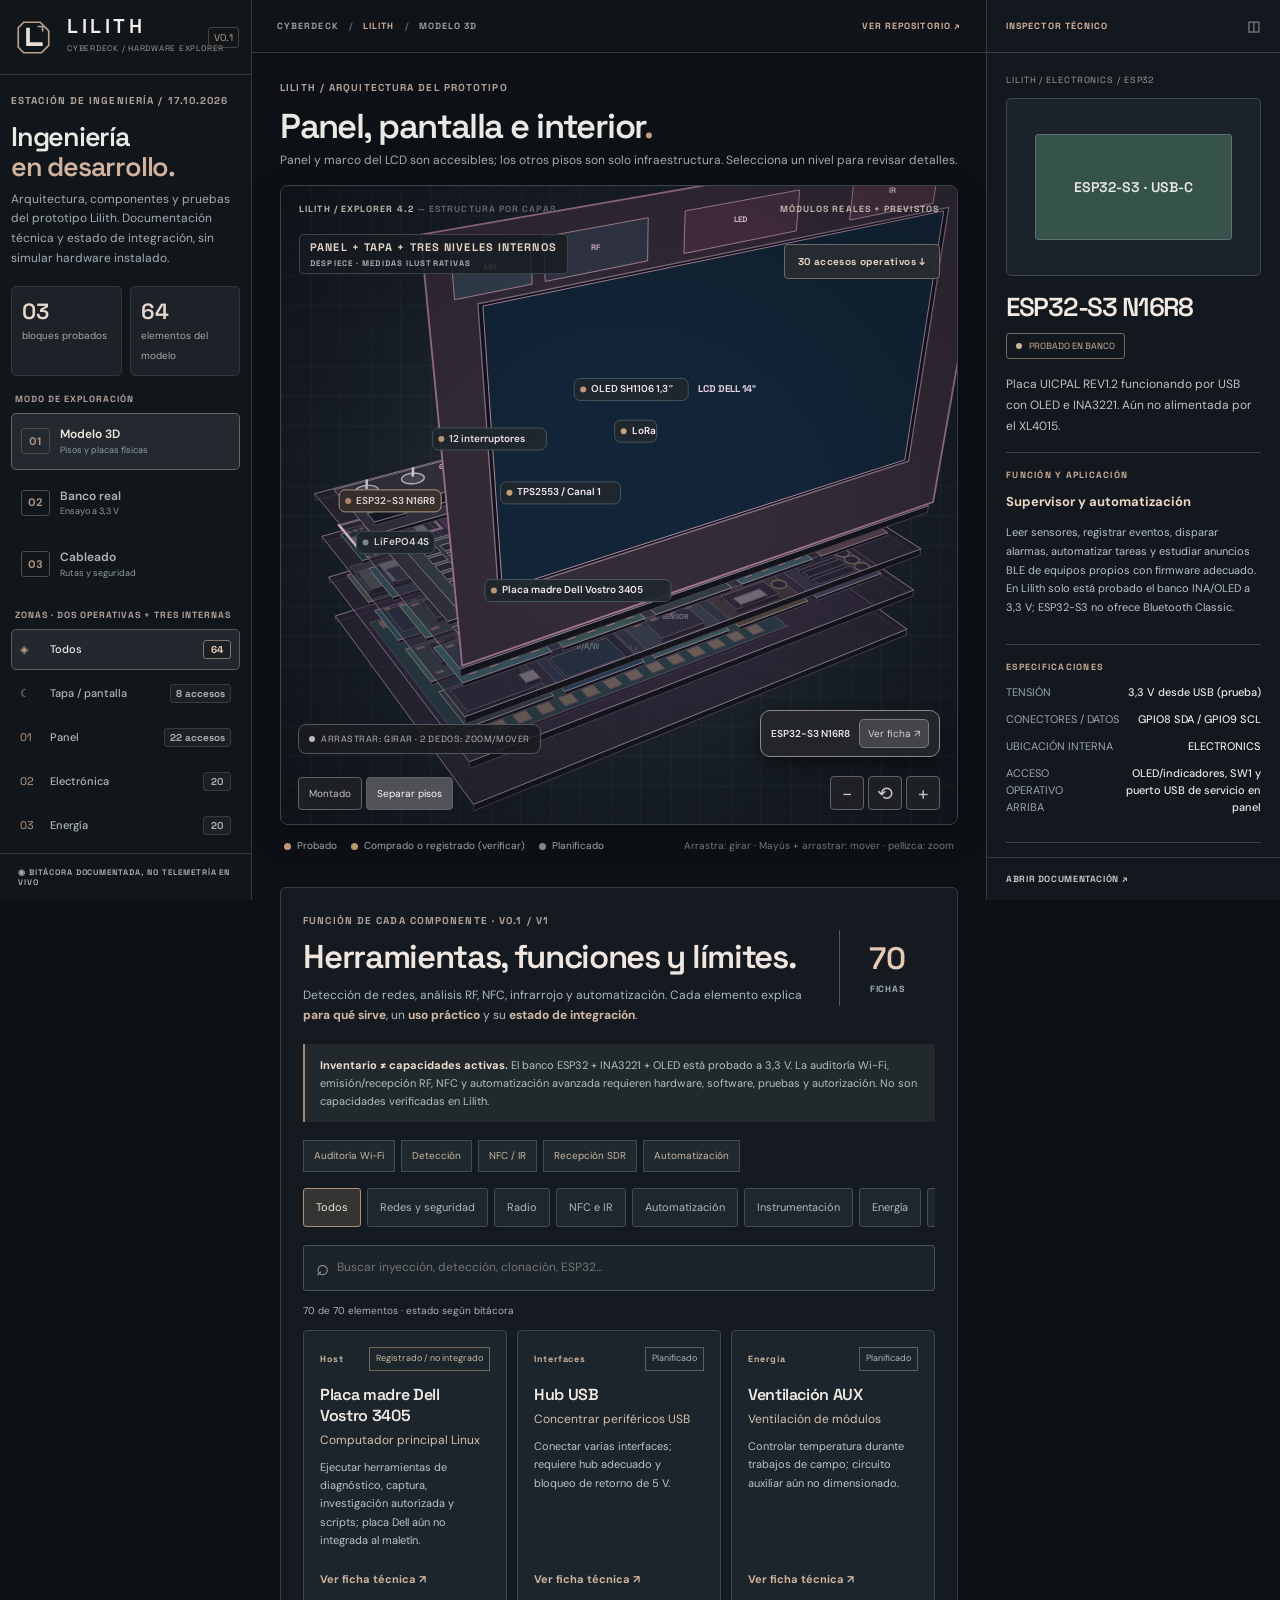
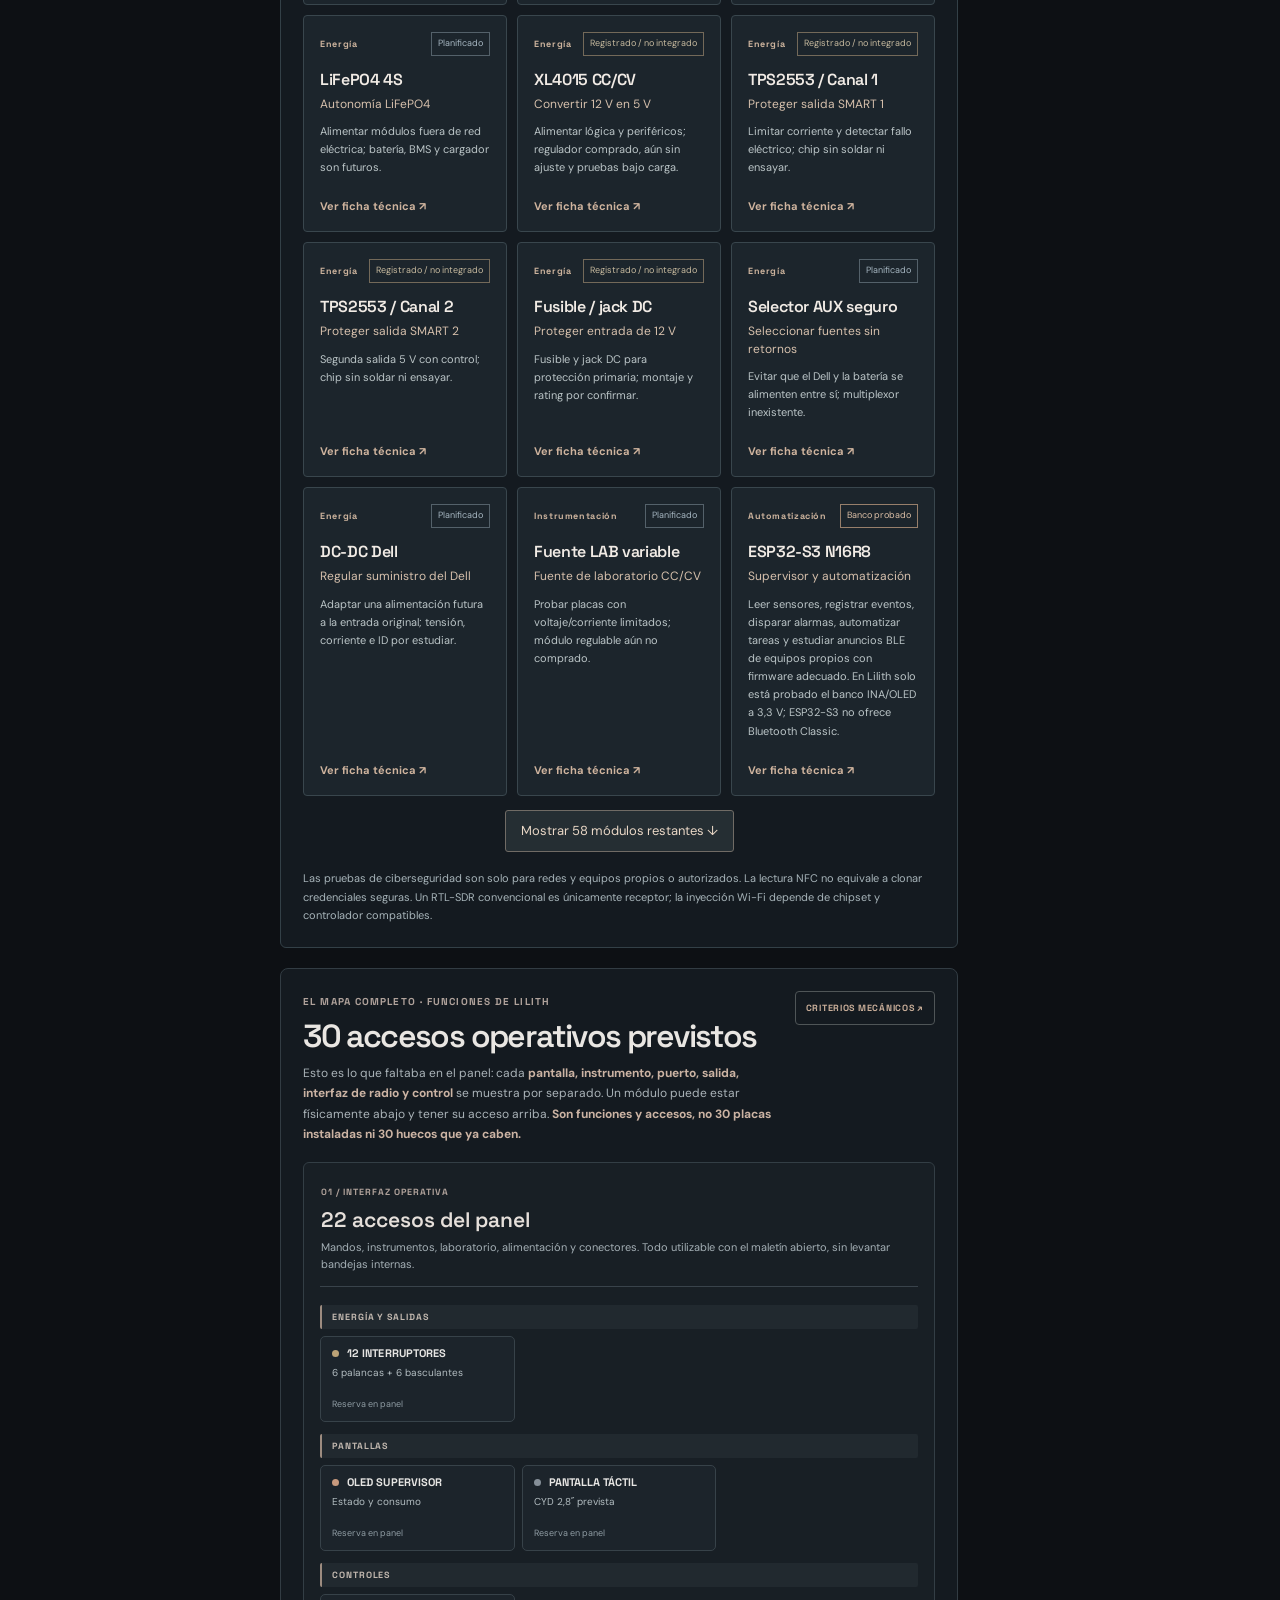
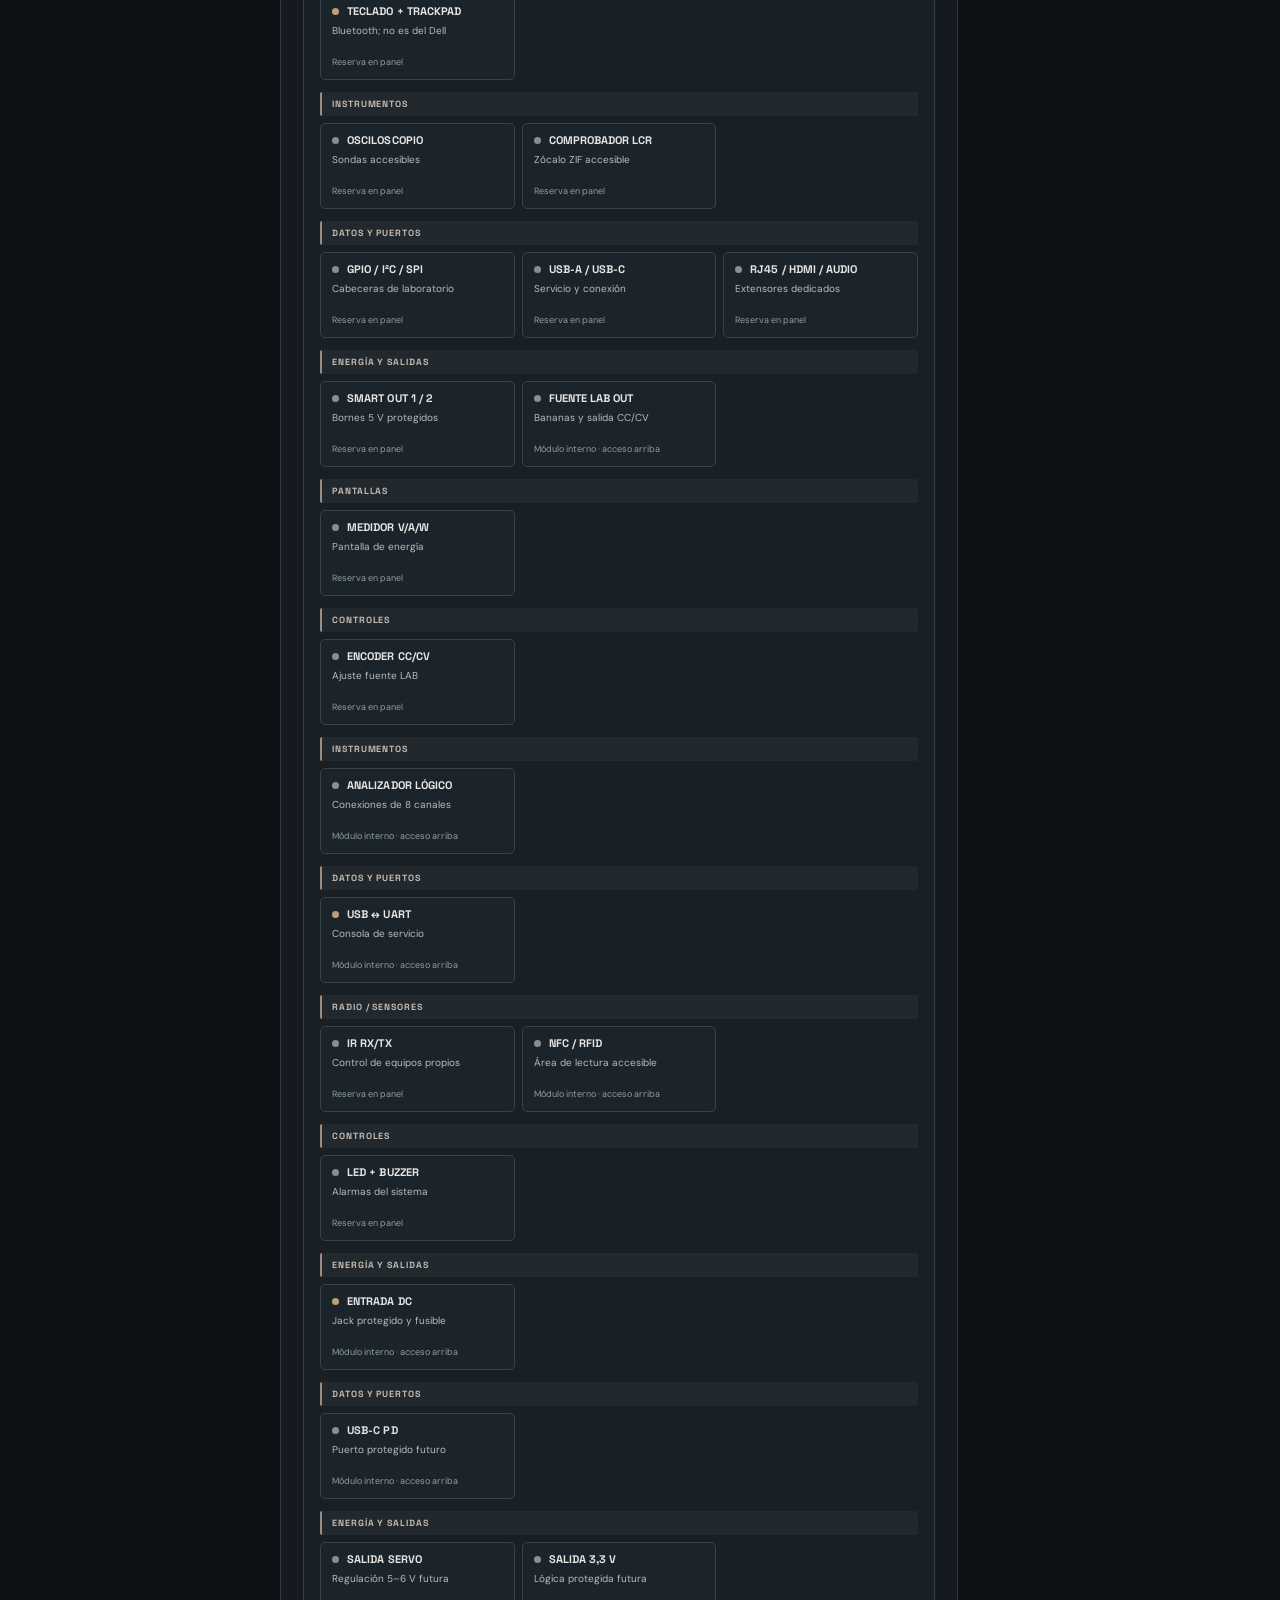
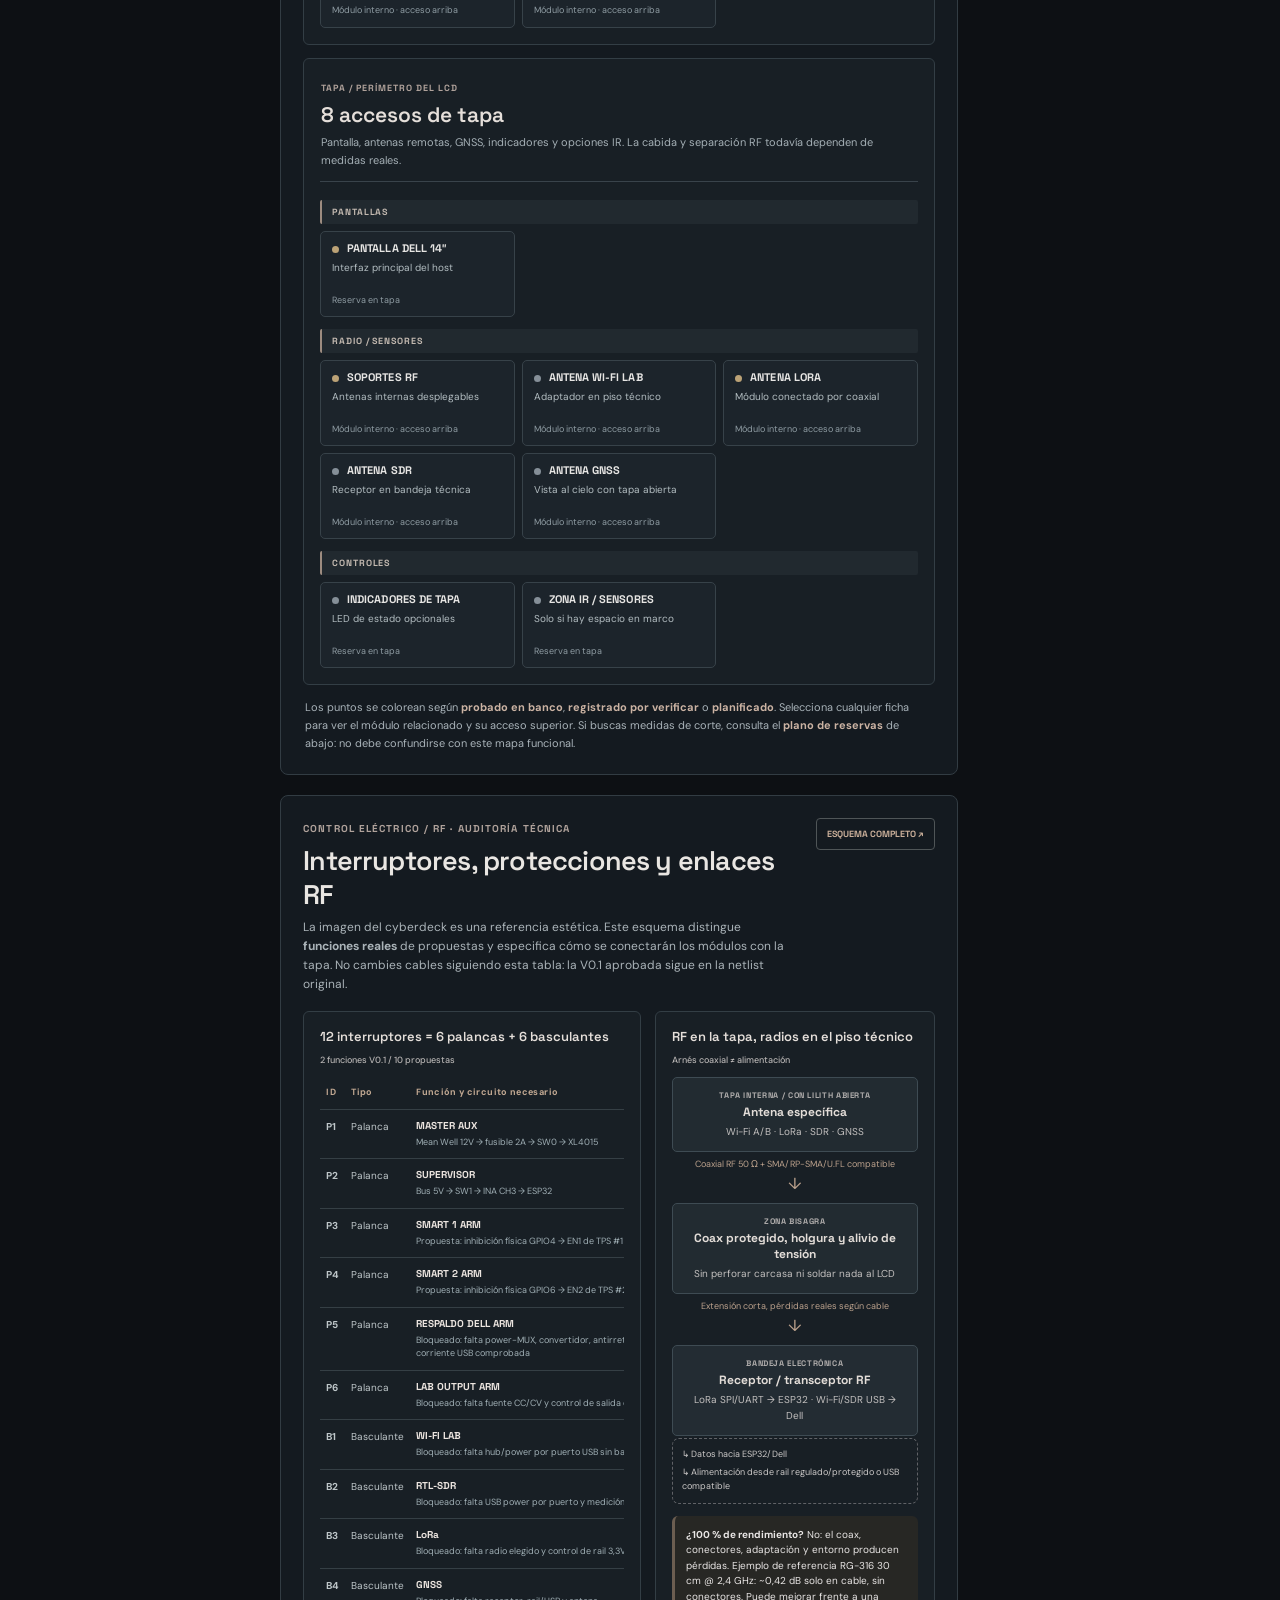
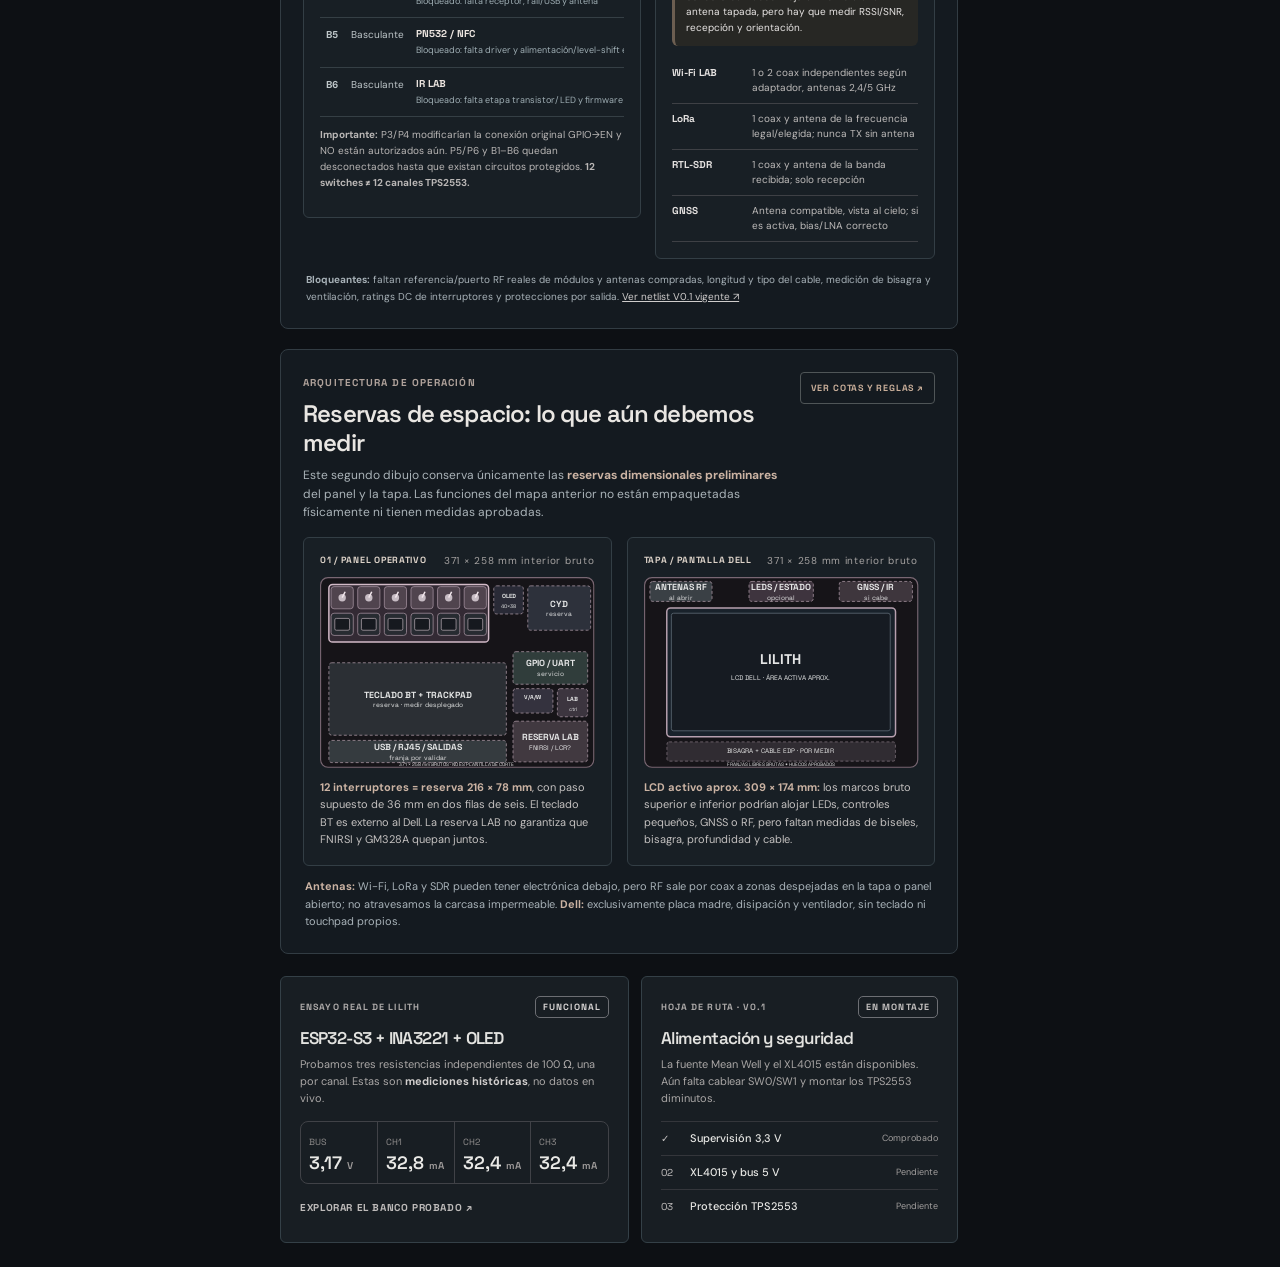
<file: index.html>
<!doctype html>
<html lang="es">
<head>
  <meta charset="utf-8">
  <meta name="viewport" content="width=device-width, initial-scale=1">
  <meta name="robots" content="noindex">
  <meta http-equiv="refresh" content="0; url=./site/">
  <meta name="theme-color" content="#0b0a11">
  <title>LILITH Cyberdeck · Cargando explorador</title>
  <style>html,body{height:100%;margin:0}body{display:grid;place-items:center;background:#0b0a11;color:#edc8d4;font:16px system-ui,sans-serif;text-align:center}main{padding:2rem}a{color:#d4a5b6}small{display:block;color:#a590a0;margin-top:1rem}</style>
  <script>location.replace(new URL('./site/', location.href).href);</script>
</head>
<body><main><h1>☾ LILITH CYBERDECK</h1><p>Abriendo el explorador interactivo…</p><a href="./site/">Entrar al Cyberdeck ↗</a><small>Si la página no cambia, selecciona el enlace.</small></main></body>
</html>
</file>
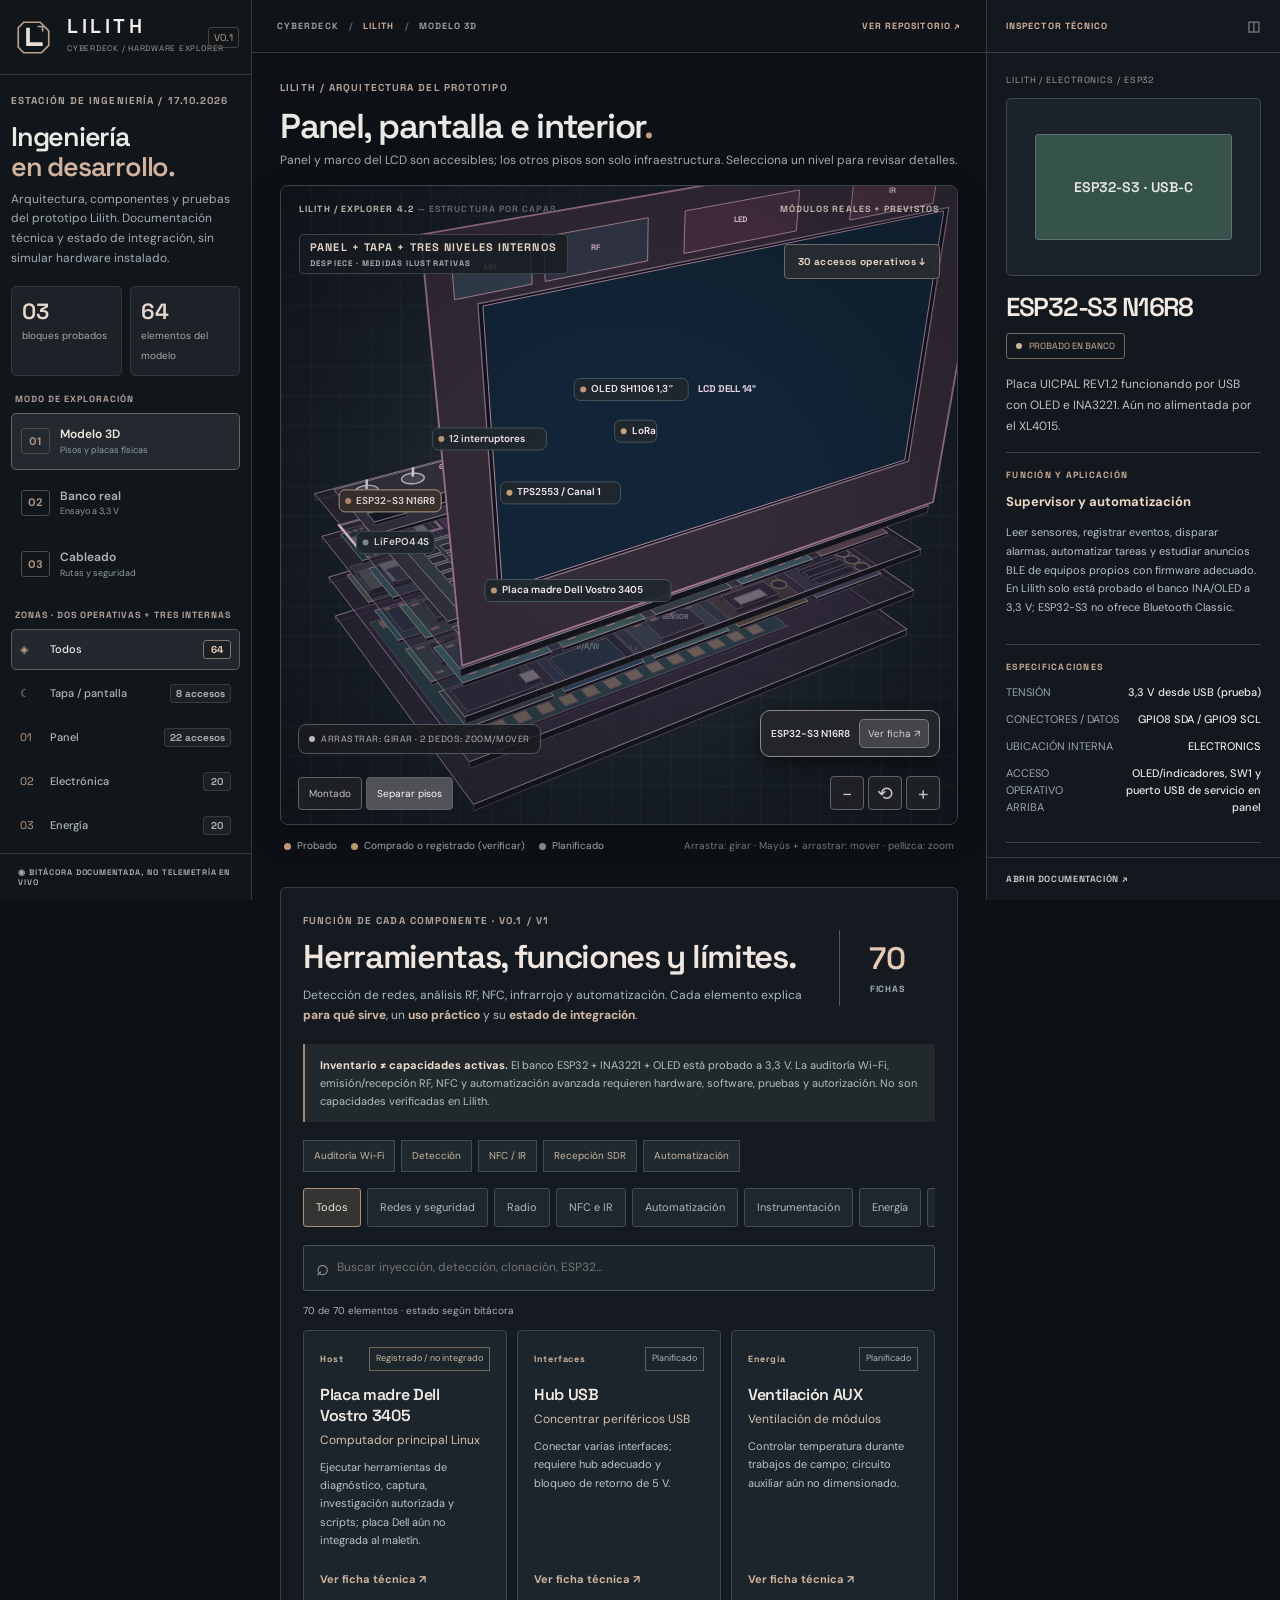
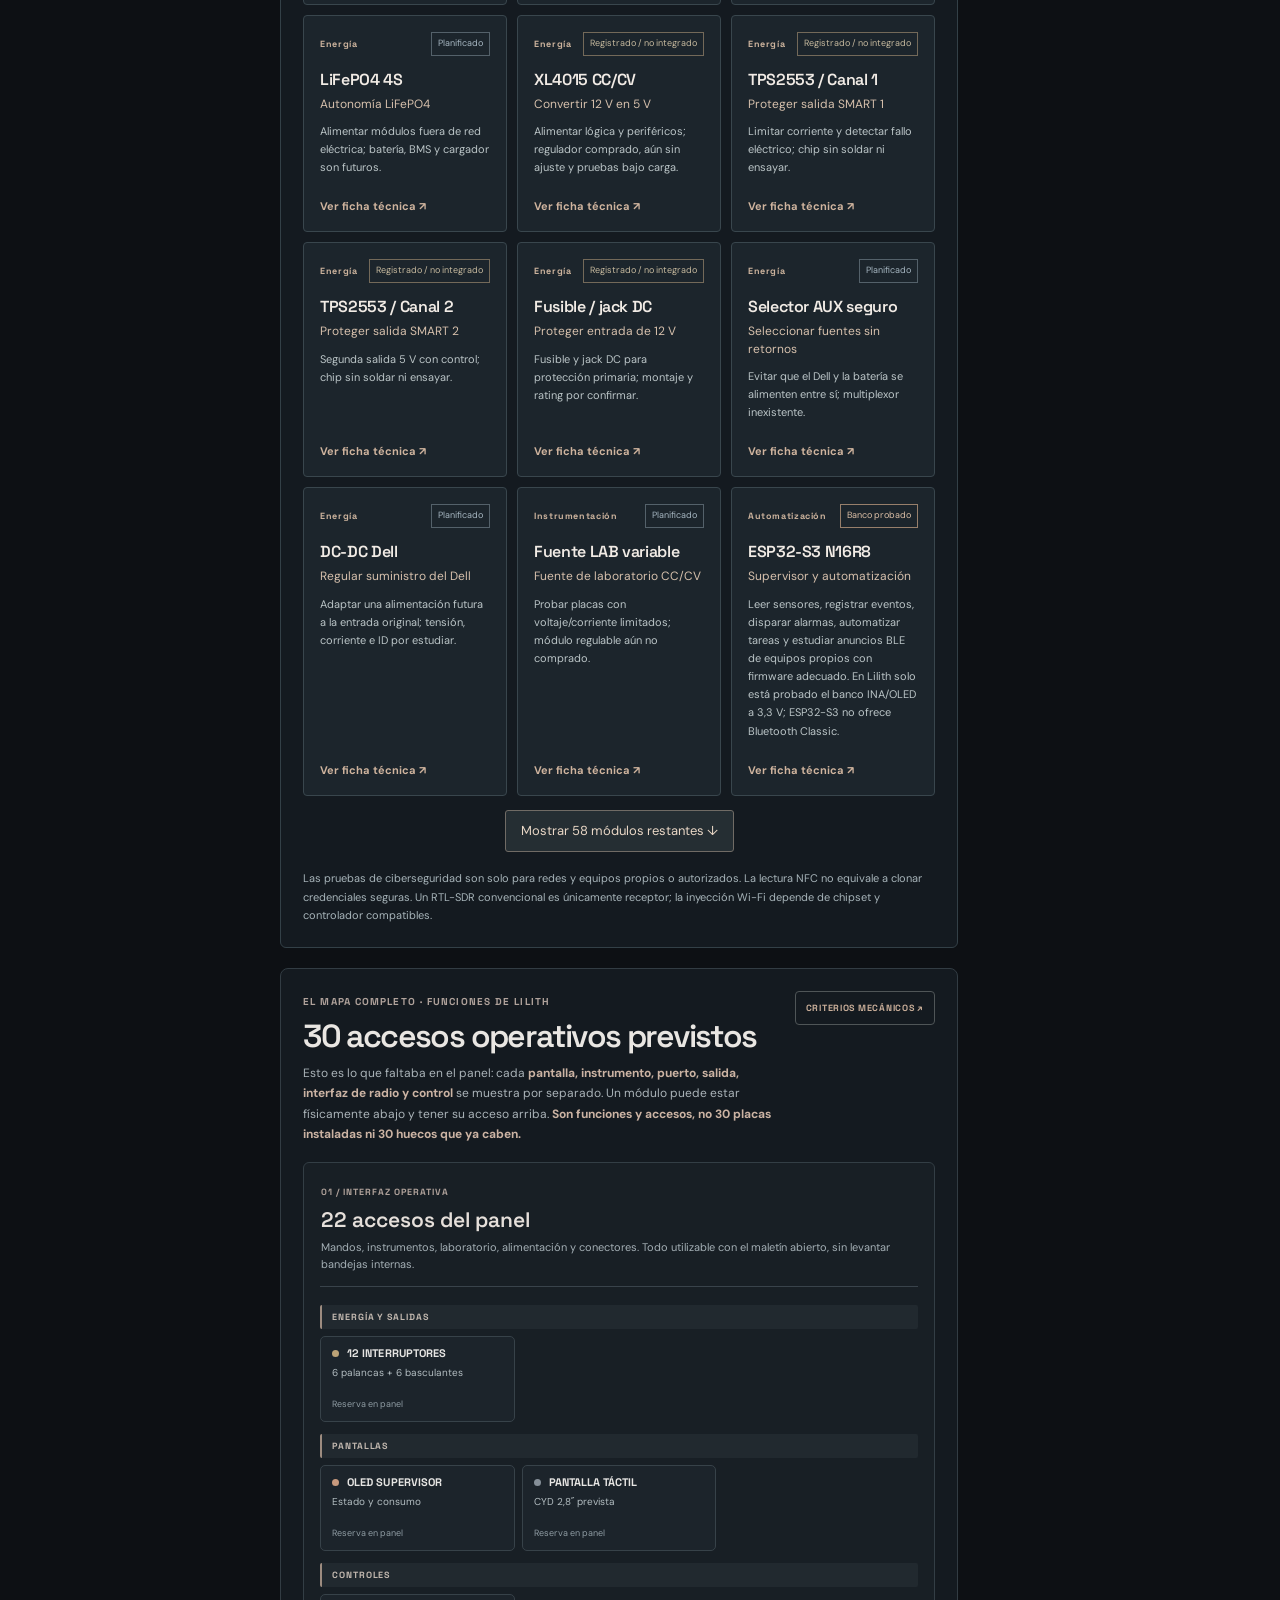
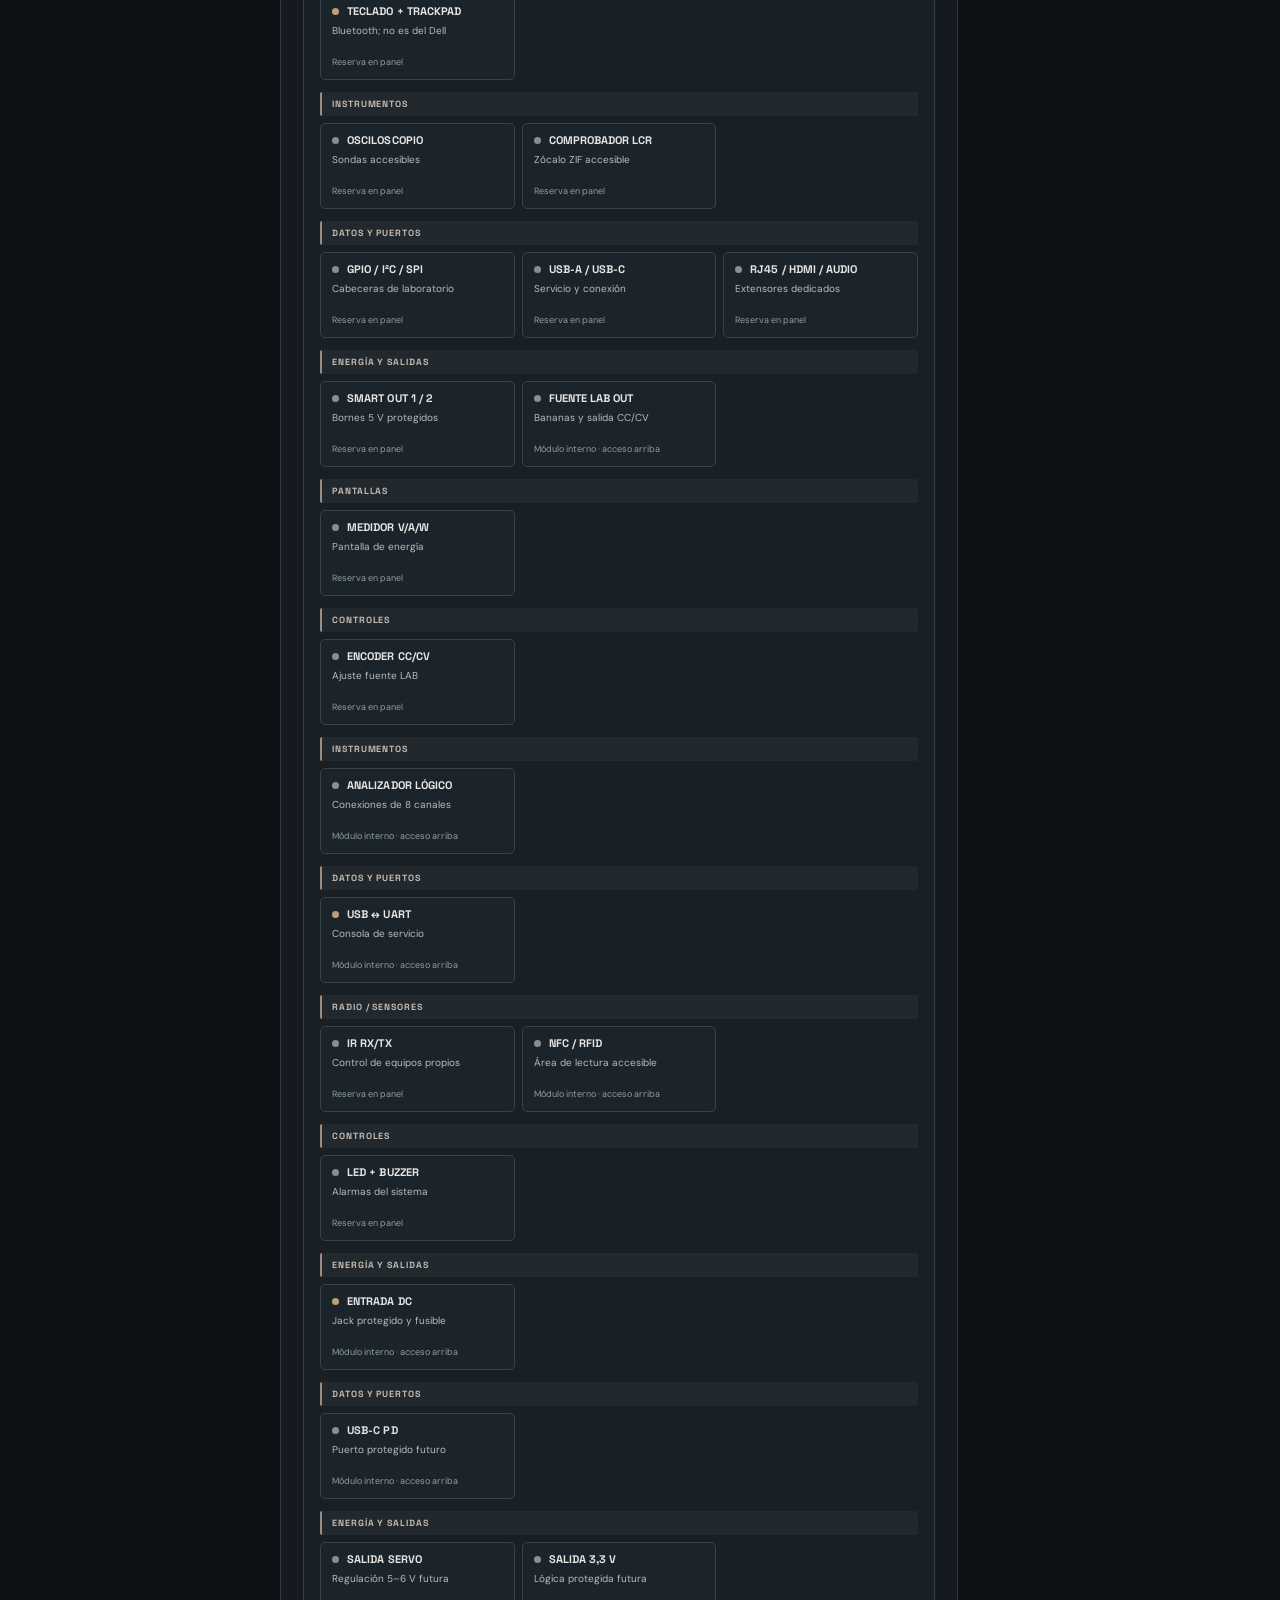
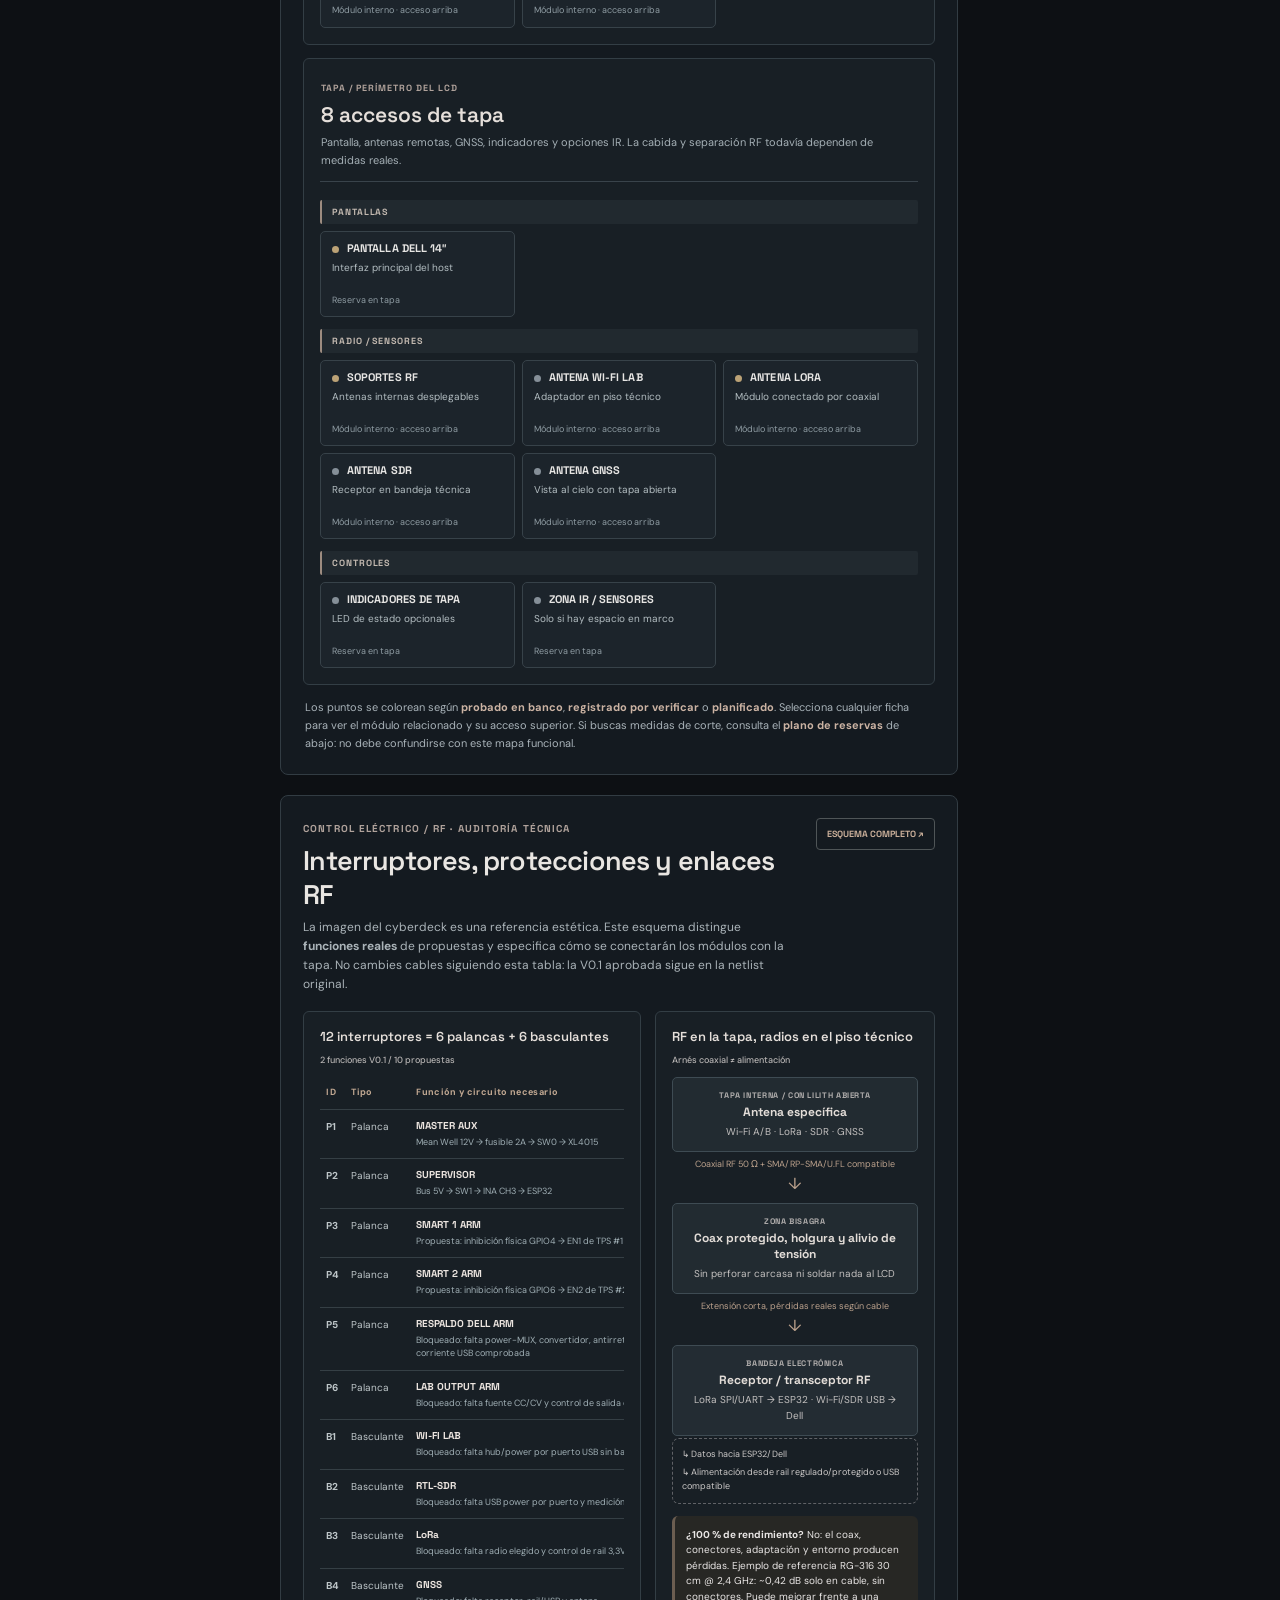
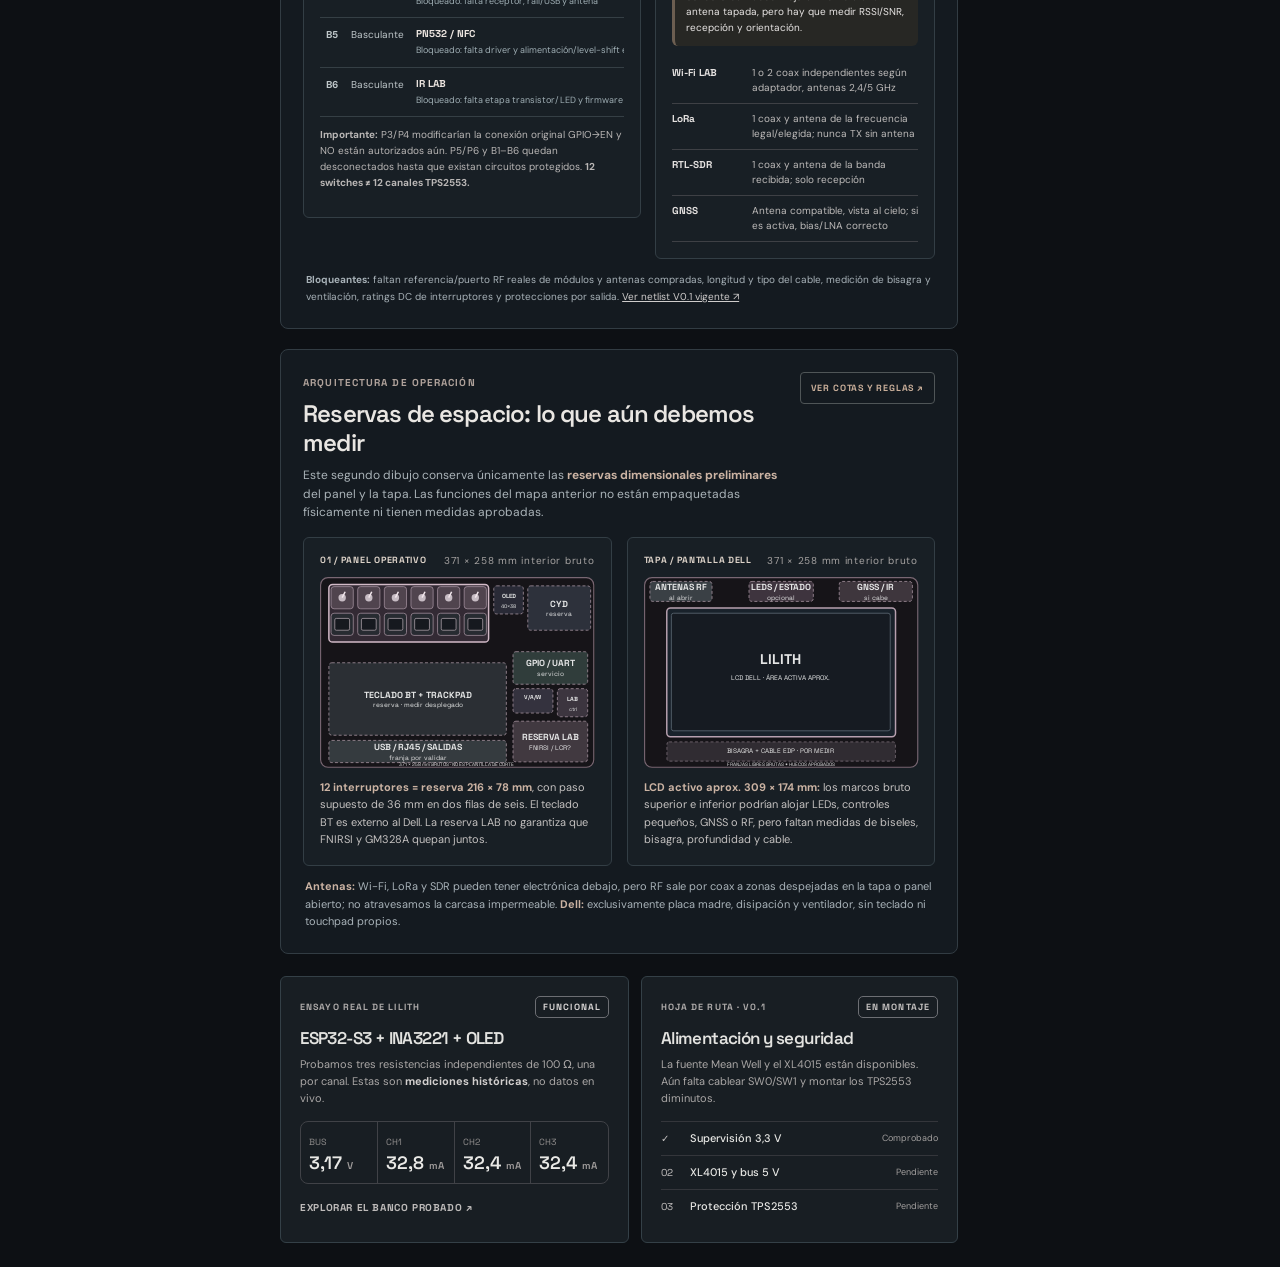
<file: site/index.html>
<!doctype html>
<html lang="es">
<head>
<meta charset="utf-8"><meta name="viewport" content="width=device-width, initial-scale=1, viewport-fit=cover">
<meta name="theme-color" content="#0e1116"><meta name="description" content="Lilith Cyberdeck — gemelo visual interactivo por pisos, circuito probado y cableado previsto.">
<title>LILITH — Redes, radio y automatización</title>
<link rel="stylesheet" href="./styles.css?v=4.2-capabilities-20261017">
<script defer src="./capabilities.js?v=4.2-capabilities-20261017"></script>
<script defer src="./app.js?v=4.2-capabilities-20261017"></script>
</head>
<body>
<header class="mobile-shell-header" aria-label="Cabecera de Lilith">
 <a class="mobile-shell-brand" href="#app" aria-label="Lilith Cyberdeck, inicio"><img src="./assets/lilith-mark.svg" width="36" height="36" alt=""><span><strong>LILITH</strong><small>CYBERDECK / EXPLORER</small></span></a>
 <a class="mobile-shell-repo" href="https://github.com/Jesus-Medina/Cyberdeck-R5-ESP32" target="_blank" rel="noopener noreferrer">GITHUB <span aria-hidden="true">↗</span></a>
</header>
<div class="app" id="app">
<aside class="sidebar">
  <div class="brand"><div class="emblem"><img src="./assets/lilith-mark.svg" width="40" height="40" alt="Monograma técnico de Lilith"></div><div class="brandtext"><b>LILITH</b><small>CYBERDECK / HARDWARE EXPLORER</small></div><span class="brand-trailing">V0.1</span></div>
  <div class="sidebar-content">
    <div class="intro"><span class="eyebrow">ESTACIÓN DE INGENIERÍA / 17.10.2026</span><h1>Ingeniería<br><em>en desarrollo.</em></h1><p>Arquitectura, componentes y pruebas del prototipo Lilith. Documentación técnica y estado de integración, sin simular hardware instalado.</p>
    <div class="stat-pair"><div><strong>03</strong><small>bloques probados</small></div><div><strong id="moduleTotal">—</strong><small>elementos del modelo</small></div></div></div>
    <div class="control-section mode-section"><div class="section-heading">MODO DE EXPLORACIÓN</div><nav class="mode-nav" id="modeNav" aria-label="Modos">
      <button class="mode active" data-mode="model"><span class="mode-icon">01</span><span class="mode-name">Modelo 3D<small>Pisos y placas físicas</small></span></button>
      <button class="mode" data-mode="bench"><span class="mode-icon">02</span><span class="mode-name">Banco real<small>Ensayo a 3,3 V</small></span></button>
      <button class="mode" data-mode="circuit"><span class="mode-icon">03</span><span class="mode-name">Cableado<small>Rutas y seguridad</small></span></button>
    </nav></div>
    <div class="control-section level-section"><div class="section-heading">ZONAS · DOS OPERATIVAS + TRES INTERNAS</div><nav id="floorNav" class="floor-nav" aria-label="Niveles">
      <button class="floor-choice active" data-floor="all"><span>◈</span><b>Todos</b><small>—</small></button>
      <button class="floor-choice" data-floor="lid"><span>☾</span><b>Tapa / pantalla</b><small>—</small></button>
      <button class="floor-choice" data-floor="panel"><span>01</span><b>Panel</b><small>—</small></button>
      <button class="floor-choice" data-floor="electronics"><span>02</span><b>Electrónica</b><small>—</small></button>
      <button class="floor-choice" data-floor="power"><span>03</span><b>Energía</b><small>—</small></button>
      <button class="floor-choice" data-floor="base"><span>04</span><b>Base</b><small>—</small></button>
    </nav></div>
    <button id="mobileInventoryToggle" class="inventory-toggle" aria-expanded="false"><span>⌕</span> Buscar módulos y componentes <span class="toggle-chevron">⌄</span></button>
    <div id="inventorySection" class="inventory-section">
      <div class="section-heading"><span>COMPONENTES</span><span id="resultCount">—</span></div>
      <label class="search"><span>⌕</span><input id="searchInput" autocomplete="off" placeholder="Chip, módulo, interfaz..." aria-label="Buscar componentes"></label>
      <div id="statusFilters" class="filters">
        <button class="filter active" data-status="all">Todos</button>
        <button class="filter" data-status="tested">Probados</button>
        <button class="filter" data-status="owned">Registrados</button>
        <button class="filter" data-status="planned">Por instalar</button>
      </div>
      <div id="inventory" class="inventory" aria-label="Lista de componentes"></div>
    </div>
  </div>
  <div class="sidebar-footer">◉ <span>BITÁCORA DOCUMENTADA, NO TELEMETRÍA EN VIVO</span></div>
</aside>
<main class="main">
<header class="topbar"><span>CYBERDECK <i>/</i> <b>LILITH</b> <i>/</i> <span id="modeCrumb">MODELO 3D</span></span><a href="https://github.com/Jesus-Medina/Cyberdeck-R5-ESP32" target="_blank" rel="noopener">VER REPOSITORIO ↗</a></header>
<section class="workspace">
<div class="section-intro"><div><span class="eyebrow">LILITH / ARQUITECTURA DEL PROTOTIPO</span><h2 id="viewTitle">Panel, pantalla e interior<span>.</span></h2><p id="viewSubtitle">El panel y la tapa son accesibles. Selecciona los niveles internos para conocer sus módulos.</p></div><span class="reality-tag">MAQUETA REFERENCIAL <small>NO ES PLANO DE FABRICACIÓN</small></span></div>
<div class="mobile-view-status"><span><i class="legend-dot tested"></i> Banco 3,3 V comprobado</span><span>V0.1 / integración pendiente</span></div>
<div id="viewer" class="viewer">
  <canvas id="scene" tabindex="0" role="img" aria-label="Modelo tridimensional interactivo de Lilith Cyberdeck. Arrastra para girar en la dirección del movimiento. Mayús o botón derecho más arrastre para desplazar. Pellizca para ampliar. Usa flechas para girar y Home para restablecer."></canvas>
  <div class="viewer-shade" aria-hidden="true"></div>
  <div class="scene-meta meta-left">LILITH / EXPLORER 4.2 <span>— ESTRUCTURA POR CAPAS</span></div>
  <div class="scene-meta meta-right">MÓDULOS REALES + PREVISTOS</div>
  <div class="scene-info"><span class="dot-pink"></span><span id="sceneInfoText">VISUALIZACIÓN ISOMÉTRICA · ARRASTRA PARA GIRAR</span></div>
  <button id="accessJump" class="access-jump" type="button">30 accesos operativos ↓</button>
  <div id="floorCaption" class="floor-caption">TODOS LOS NIVELES <small>EXPLOTADO · POSICIÓN ILUSTRATIVA</small></div>
  <div id="selectedMini" class="selected-mini" hidden><span id="selectedMiniText"></span><button id="openInspector">Ver ficha ↗</button></div>
  <div class="view-controls">
    <div id="explodeControls" class="explode-controls"><button id="assembledBtn" aria-pressed="false">Montado</button><button id="explodedBtn" class="active" aria-pressed="true">Separar pisos</button></div>
    <div class="camera-controls"><button id="zoomOut" aria-label="Alejar" title="Alejar">−</button><button id="resetCamera" aria-label="Restablecer cámara" title="Restablecer cámara">⟲</button><button id="zoomIn" aria-label="Acercar" title="Acercar">+</button></div>
  </div>
</div>
<div id="viewLegend" class="viewer-legend"><span><i class="legend-dot tested"></i> Probado</span><span><i class="legend-dot owned"></i> Comprado o registrado (verificar)</span><span><i class="legend-dot planned"></i> Planificado</span><span class="legend-side">Arrastra: girar · Mayús + arrastrar: mover · pellizca: zoom</span></div>
<div id="netFilter" class="net-filter" hidden><span>RESALTAR</span><button class="net active" data-net="all">Todas</button><button class="net" data-net="power">Energía</button><button class="net" data-net="i2c">I²C / señales</button><button class="net" data-net="ground">GND</button></div>
<section id="capabilities" class="capabilities" aria-labelledby="capabilitiesTitle">
<div class="capabilities-heading"><div><span class="eyebrow">FUNCIÓN DE CADA COMPONENTE · V0.1 / V1</span><h3 id="capabilitiesTitle">Herramientas, funciones y límites.</h3><p>Detección de redes, análisis RF, NFC, infrarrojo y automatización. Cada elemento explica <strong>para qué sirve</strong>, un <strong>uso práctico</strong> y su <strong>estado de integración</strong>.</p></div><div class="capabilities-counter"><strong id="capabilitiesTotal">70</strong><span>FICHAS</span></div></div>
<div class="capabilities-warning"><strong>Inventario ≠ capacidades activas.</strong> El banco ESP32 + INA3221 + OLED está probado a 3,3 V. La auditoría Wi-Fi, emisión/recepción RF, NFC y automatización avanzada requieren hardware, software, pruebas y autorización. No son capacidades verificadas en Lilith.</div>
<div class="capabilities-keytopics"><span>Auditoría Wi-Fi</span><span>Detección</span><span>NFC / IR</span><span>Recepción SDR</span><span>Automatización</span></div>
<nav id="capabilityFilters" class="capability-filters" aria-label="Filtrar funciones por especialidad"></nav>
<label class="capability-search"><span aria-hidden="true">⌕</span><input id="capabilitySearch" type="search" autocomplete="off" placeholder="Buscar inyección, detección, clonación, ESP32..." aria-label="Buscar módulo o función"></label>
<div id="capabilityResults" class="capability-results" aria-live="polite"></div><div id="capabilityCards" class="capability-cards"></div>
<button id="capabilityMore" class="capability-more" type="button" hidden>Mostrar más componentes ↓</button>
<p class="capabilities-footnote">Las pruebas de ciberseguridad son solo para redes y equipos propios o autorizados. La lectura NFC no equivale a clonar credenciales seguras. Un RTL-SDR convencional es únicamente receptor; la inyección Wi-Fi depende de chipset y controlador compatibles.</p>
</section>
<section id="operatingOverview" class="operating-overview" aria-labelledby="operatingTitle">
 <div class="operating-heading"><div><span class="eyebrow">EL MAPA COMPLETO · FUNCIONES DE LILITH</span><h3 id="operatingTitle"><span id="operatingCount">30</span> accesos operativos previstos</h3>
 <p>Esto es lo que faltaba en el panel: cada <strong>pantalla, instrumento, puerto, salida, interfaz de radio y control</strong> se muestra por separado. Un módulo puede estar físicamente abajo y tener su acceso arriba. <strong>Son funciones y accesos, no 30 placas instaladas ni 30 huecos que ya caben.</strong></p></div>
 <a href="https://github.com/Jesus-Medina/Cyberdeck-R5-ESP32/blob/main/docs/25-lilith-panel-lid-interface.md" target="_blank" rel="noopener">CRITERIOS MECÁNICOS ↗</a></div>
 <div class="operating-surfaces">
  <article class="operating-surface"><div class="surface-heading"><span class="surface-kicker">01 / INTERFAZ OPERATIVA</span><h4><span id="panelAccessCount">22</span> accesos del panel</h4><p>Mandos, instrumentos, laboratorio, alimentación y conectores. Todo utilizable con el maletín abierto, sin levantar bandejas internas.</p></div>
  <div class="access-grid" id="panelAccessGrid" aria-label="Todos los accesos funcionales del panel principal"></div></article>
  <article class="operating-surface"><div class="surface-heading"><span class="surface-kicker">TAPA / PERÍMETRO DEL LCD</span><h4><span id="lidAccessCount">8</span> accesos de tapa</h4><p>Pantalla, antenas remotas, GNSS, indicadores y opciones IR. La cabida y separación RF todavía dependen de medidas reales.</p></div>
  <div class="access-grid" id="lidAccessGrid" aria-label="Todos los accesos funcionales de tapa y pantalla"></div></article>
 </div>
 <p class="operating-note">Los puntos se colorean según <strong>probado en banco</strong>, <strong>registrado por verificar</strong> o <strong>planificado</strong>. Selecciona cualquier ficha para ver el módulo relacionado y su acceso superior. Si buscas medidas de corte, consulta el <strong>plano de reservas</strong> de abajo: no debe confundirse con este mapa funcional.</p>
</section>
<section class="engineering-audit" id="switchAndRf" aria-labelledby="auditTitle">
<div class="engineering-head"><div><span class="eyebrow">CONTROL ELÉCTRICO / RF · AUDITORÍA TÉCNICA</span><h3 id="auditTitle">Interruptores, protecciones y enlaces RF</h3><p>La imagen del cyberdeck es una referencia estética. Este esquema distingue <b>funciones reales</b> de propuestas y especifica cómo se conectarán los módulos con la tapa. No cambies cables siguiendo esta tabla: la V0.1 aprobada sigue en la netlist original.</p></div><a href="https://github.com/Jesus-Medina/Cyberdeck-R5-ESP32/blob/main/docs/26-lilith-switch-matrix-and-antenna-routing.md" target="_blank" rel="noopener">ESQUEMA COMPLETO ↗</a></div>
<div class="audit-cols">
<article class="audit-panel">
<div class="audit-panel-title"><b>12 interruptores = 6 palancas + 6 basculantes</b><span>2 funciones V0.1 / 10 propuestas</span></div>
<div class="audit-table-wrap"><table class="audit-table"><thead><tr><th>ID</th><th>Tipo</th><th>Función y circuito necesario</th><th>Estado</th></tr></thead><tbody><tr data-switch="P1" data-maturity="canonical"><th scope="row">P1</th><td>Palanca</td><td><strong>MASTER AUX</strong><small>Mean Well 12V → fusible 2A → SW0 → XL4015</small></td><td><span class="audit-status audit-canonical">V0.1 definida</span></td></tr>
<tr data-switch="P2" data-maturity="canonical"><th scope="row">P2</th><td>Palanca</td><td><strong>SUPERVISOR</strong><small>Bus 5V → SW1 → INA CH3 → ESP32</small></td><td><span class="audit-status audit-canonical">V0.1 definida</span></td></tr>
<tr data-switch="P3" data-maturity="proposed"><th scope="row">P3</th><td>Palanca</td><td><strong>SMART 1 ARM</strong><small>Propuesta: inhibición física GPIO4 → EN1 de TPS #1</small></td><td><span class="audit-status audit-proposed">Cambio por aprobar</span></td></tr>
<tr data-switch="P4" data-maturity="proposed"><th scope="row">P4</th><td>Palanca</td><td><strong>SMART 2 ARM</strong><small>Propuesta: inhibición física GPIO6 → EN2 de TPS #2</small></td><td><span class="audit-status audit-proposed">Cambio por aprobar</span></td></tr>
<tr data-switch="P5" data-maturity="blocked"><th scope="row">P5</th><td>Palanca</td><td><strong>RESPALDO DELL ARM</strong><small>Bloqueado: falta power-MUX, convertidor, antirretorno y corriente USB comprobada</small></td><td><span class="audit-status audit-blocked">Sin cablear</span></td></tr>
<tr data-switch="P6" data-maturity="blocked"><th scope="row">P6</th><td>Palanca</td><td><strong>LAB OUTPUT ARM</strong><small>Bloqueado: falta fuente CC/CV y control de salida con protección</small></td><td><span class="audit-status audit-blocked">Sin cablear</span></td></tr>
<tr data-switch="B1" data-maturity="blocked"><th scope="row">B1</th><td>Basculante</td><td><strong>WI-FI LAB</strong><small>Bloqueado: falta hub/power por puerto USB sin backfeed</small></td><td><span class="audit-status audit-blocked">Sin cablear</span></td></tr>
<tr data-switch="B2" data-maturity="blocked"><th scope="row">B2</th><td>Basculante</td><td><strong>RTL-SDR</strong><small>Bloqueado: falta USB power por puerto y medición</small></td><td><span class="audit-status audit-blocked">Sin cablear</span></td></tr>
<tr data-switch="B3" data-maturity="blocked"><th scope="row">B3</th><td>Basculante</td><td><strong>LoRa</strong><small>Bloqueado: falta radio elegido y control de rail 3,3V</small></td><td><span class="audit-status audit-blocked">Sin cablear</span></td></tr>
<tr data-switch="B4" data-maturity="blocked"><th scope="row">B4</th><td>Basculante</td><td><strong>GNSS</strong><small>Bloqueado: falta receptor, rail/USB y antena</small></td><td><span class="audit-status audit-blocked">Sin cablear</span></td></tr>
<tr data-switch="B5" data-maturity="blocked"><th scope="row">B5</th><td>Basculante</td><td><strong>PN532 / NFC</strong><small>Bloqueado: falta driver y alimentación/level-shift ensayado</small></td><td><span class="audit-status audit-blocked">Sin cablear</span></td></tr>
<tr data-switch="B6" data-maturity="blocked"><th scope="row">B6</th><td>Basculante</td><td><strong>IR LAB</strong><small>Bloqueado: falta etapa transistor/LED y firmware</small></td><td><span class="audit-status audit-blocked">Sin cablear</span></td></tr></tbody></table></div>
<p><strong>Importante:</strong> P3/P4 modificarían la conexión original GPIO→EN y NO están autorizados aún. P5/P6 y B1–B6 quedan desconectados hasta que existan circuitos protegidos. <strong>12 switches ≠ 12 canales TPS2553.</strong></p>
</article>
<article class="audit-panel">
<div class="audit-panel-title"><b>RF en la tapa, radios en el piso técnico</b><span>Arnés coaxial ≠ alimentación</span></div>
<div class="rf-path">
<div class="rf-node rf-lid"><small>TAPA INTERNA / CON LILITH ABIERTA</small><b>Antena específica</b><span>Wi-Fi A/B · LoRa · SDR · GNSS</span></div>
<div class="rf-arrow"><span>Coaxial RF 50 Ω + SMA/RP-SMA/U.FL compatible</span><i>↓</i></div>
<div class="rf-node rf-hinge"><small>ZONA BISAGRA</small><b>Coax protegido, holgura y alivio de tensión</b><span>Sin perforar carcasa ni soldar nada al LCD</span></div>
<div class="rf-arrow"><span>Extensión corta, pérdidas reales según cable</span><i>↓</i></div>
<div class="rf-node"><small>BANDEJA ELECTRÓNICA</small><b>Receptor / transceptor RF</b><span>LoRa SPI/UART → ESP32 · Wi-Fi/SDR USB → Dell</span></div>
<div class="rf-split"><span>↳ Datos hacia ESP32/Dell</span><span>↳ Alimentación desde rail regulado/protegido o USB compatible</span></div>
</div>
<div class="rf-caution"><strong>¿100 % de rendimiento?</strong> No: el coax, conectores, adaptación y entorno producen pérdidas. Ejemplo de referencia RG-316 30 cm @ 2,4 GHz: ~0,42 dB solo en cable, sin conectores. Puede mejorar frente a una antena tapada, pero hay que medir RSSI/SNR, recepción y orientación.</div>
<div class="rf-radio-rows"><div><b>Wi-Fi LAB</b><span>1 o 2 coax independientes según adaptador, antenas 2,4/5 GHz</span></div><div><b>LoRa</b><span>1 coax y antena de la frecuencia legal/elegida; nunca TX sin antena</span></div><div><b>RTL-SDR</b><span>1 coax y antena de la banda recibida; solo recepción</span></div><div><b>GNSS</b><span>Antena compatible, vista al cielo; si es activa, bias/LNA correcto</span></div></div>
</article></div>
<p class="audit-footnote"><strong>Bloqueantes:</strong> faltan referencia/puerto RF reales de módulos y antenas compradas, longitud y tipo del cable, medición de bisagra y ventilación, ratings DC de interruptores y protecciones por salida. <a href="https://github.com/Jesus-Medina/Cyberdeck-R5-ESP32/blob/main/docs/20-v0.1-wiring-netlist.md" target="_blank" rel="noopener">Ver netlist V0.1 vigente ↗</a></p>
</section>
<section class="access-principle" aria-labelledby="accessTitle">
<div class="access-heading"><div><span class="eyebrow">ARQUITECTURA DE OPERACIÓN</span><h3 id="accessTitle">Reservas de espacio: lo que aún debemos medir</h3><p>Este segundo dibujo conserva únicamente las <strong>reservas dimensionales preliminares</strong> del panel y la tapa. Las funciones del mapa anterior no están empaquetadas físicamente ni tienen medidas aprobadas.</p></div>
<a href="https://github.com/Jesus-Medina/Cyberdeck-R5-ESP32/blob/main/docs/25-lilith-panel-lid-interface.md" target="_blank" rel="noopener">VER COTAS Y REGLAS ↗</a></div>
<div class="access-layout">
<article class="plan-card"><div class="plan-head"><b>01 / PANEL OPERATIVO</b><small>371 × 258 mm interior bruto</small></div><svg class="dimension-plan" viewBox="0 0 371 258" role="img" aria-label="Distribución preliminar del panel de 371 por 258 milímetros, con doce interruptores a paso de 36 milímetros en dos filas."><rect x=".8" y=".8" width="369.4" height="256.4" rx="10" fill="#17131d" stroke="#89627b" stroke-width="1.5"/><g class="plan-hit" data-part="switches" tabindex="0" role="button" aria-label="Seis palancas y seis interruptores basculantes"><rect x="12" y="10" width="216" height="78" rx="5" fill="#3a273c" stroke="#e7b3d0" stroke-width="2"/><rect x="15" y="13" width="30" height="30" rx="4" fill="#5a4057" stroke="#b78eac"/><circle cx="30" cy="28" r="5" fill="#d1b9c9"/><path d="M30,28l4,-8" stroke="#fce4ef" stroke-width="2"/><rect x="51" y="13" width="30" height="30" rx="4" fill="#5a4057" stroke="#b78eac"/><circle cx="66" cy="28" r="5" fill="#d1b9c9"/><path d="M66,28l4,-8" stroke="#fce4ef" stroke-width="2"/><rect x="87" y="13" width="30" height="30" rx="4" fill="#5a4057" stroke="#b78eac"/><circle cx="102" cy="28" r="5" fill="#d1b9c9"/><path d="M102,28l4,-8" stroke="#fce4ef" stroke-width="2"/><rect x="123" y="13" width="30" height="30" rx="4" fill="#5a4057" stroke="#b78eac"/><circle cx="138" cy="28" r="5" fill="#d1b9c9"/><path d="M138,28l4,-8" stroke="#fce4ef" stroke-width="2"/><rect x="159" y="13" width="30" height="30" rx="4" fill="#5a4057" stroke="#b78eac"/><circle cx="174" cy="28" r="5" fill="#d1b9c9"/><path d="M174,28l4,-8" stroke="#fce4ef" stroke-width="2"/><rect x="195" y="13" width="30" height="30" rx="4" fill="#5a4057" stroke="#b78eac"/><circle cx="210" cy="28" r="5" fill="#d1b9c9"/><path d="M210,28l4,-8" stroke="#fce4ef" stroke-width="2"/><rect x="15" y="49" width="30" height="30" rx="4" fill="#242b38" stroke="#b78eac"/><rect x="20" y="56" width="20" height="16" rx="2" fill="#131926" stroke="#baa1b3"/><rect x="51" y="49" width="30" height="30" rx="4" fill="#242b38" stroke="#b78eac"/><rect x="56" y="56" width="20" height="16" rx="2" fill="#131926" stroke="#baa1b3"/><rect x="87" y="49" width="30" height="30" rx="4" fill="#242b38" stroke="#b78eac"/><rect x="92" y="56" width="20" height="16" rx="2" fill="#131926" stroke="#baa1b3"/><rect x="123" y="49" width="30" height="30" rx="4" fill="#242b38" stroke="#b78eac"/><rect x="128" y="56" width="20" height="16" rx="2" fill="#131926" stroke="#baa1b3"/><rect x="159" y="49" width="30" height="30" rx="4" fill="#242b38" stroke="#b78eac"/><rect x="164" y="56" width="20" height="16" rx="2" fill="#131926" stroke="#baa1b3"/><rect x="195" y="49" width="30" height="30" rx="4" fill="#242b38" stroke="#b78eac"/><rect x="200" y="56" width="20" height="16" rx="2" fill="#131926" stroke="#baa1b3"/></g>
<g class="plan-hit" data-part="oled" role="button" tabindex="0" aria-label="OLED"><rect x="235" y="12" width="40" height="38" rx="4" fill="#262a42" stroke="#bf94ae" stroke-dasharray="4 3"/><text x="255" y="29" text-anchor="middle" font-size="8" font-weight="700">OLED</text><text x="255" y="42" text-anchor="middle" font-size="7" fill="#c7b1c1">40×38</text></g>
<g class="plan-hit" data-part="cyd" role="button" tabindex="0" aria-label="CYD"><rect x="281" y="12" width="85" height="60" rx="4" fill="#283148" stroke="#bf94ae" stroke-dasharray="4 3"/><text x="323.5" y="40" text-anchor="middle" font-size="12" font-weight="700">CYD</text><text x="323.5" y="53" text-anchor="middle" font-size="9" fill="#c7b1c1">reserva</text></g>
<g class="plan-hit" data-part="keyboard" role="button" tabindex="0" aria-label="TECLADO BT + TRACKPAD"><rect x="12" y="116" width="240" height="98" rx="4" fill="#27303a" stroke="#bf94ae" stroke-dasharray="4 3"/><text x="132" y="163" text-anchor="middle" font-size="12" font-weight="700">TECLADO BT + TRACKPAD</text><text x="132" y="176" text-anchor="middle" font-size="9" fill="#c7b1c1">reserva · medir desplegado</text></g>
<g class="plan-hit" data-part="usbpanel" role="button" tabindex="0" aria-label="USB / RJ45 / SALIDAS"><rect x="12" y="221" width="240" height="30" rx="4" fill="#303c44" stroke="#bf94ae" stroke-dasharray="4 3"/><text x="132" y="234" text-anchor="middle" font-size="12" font-weight="700">USB / RJ45 / SALIDAS</text><text x="132" y="247" text-anchor="middle" font-size="9" fill="#c7b1c1">franja por validar</text></g>
<g class="plan-hit" data-part="gpio" role="button" tabindex="0" aria-label="GPIO / UART"><rect x="261" y="101" width="101" height="44" rx="4" fill="#25403d" stroke="#bf94ae" stroke-dasharray="4 3"/><text x="311.5" y="121" text-anchor="middle" font-size="12" font-weight="700">GPIO / UART</text><text x="311.5" y="134" text-anchor="middle" font-size="9" fill="#c7b1c1">servicio</text></g>
<g class="plan-hit" data-part="labmeter" role="button" tabindex="0" aria-label="V/A/W"><rect x="261" y="151" width="54" height="33" rx="4" fill="#36304a" stroke="#bf94ae" stroke-dasharray="4 3"/><text x="288" y="165.5" text-anchor="middle" font-size="7.714285714285714" font-weight="700">V/A/W</text></g>
<g class="plan-hit" data-part="encoder" role="button" tabindex="0" aria-label="LAB"><rect x="321" y="151" width="41" height="38" rx="4" fill="#413249" stroke="#bf94ae" stroke-dasharray="4 3"/><text x="341.5" y="168" text-anchor="middle" font-size="8" font-weight="700">LAB</text><text x="341.5" y="181" text-anchor="middle" font-size="7" fill="#c7b1c1">ctrl</text></g>
<g class="plan-hit" data-part="labreserve" role="button" tabindex="0" aria-label="RESERVA LAB"><rect x="261" y="195" width="101" height="55" rx="4" fill="#483646" stroke="#bf94ae" stroke-dasharray="4 3"/><text x="311.5" y="220.5" text-anchor="middle" font-size="12" font-weight="700">RESERVA LAB</text><text x="311.5" y="233.5" text-anchor="middle" font-size="9" fill="#c7b1c1">FNIRSI / LCR?</text></g>
<text x="185" y="256" font-size="6.5" text-anchor="middle" fill="#c4abbc">371 × 258 mm BRUTOS · NO ES PLANTILLA DE CORTE</text></svg><p><strong>12 interruptores = reserva 216 × 78 mm</strong>, con paso supuesto de 36 mm en dos filas de seis. El teclado BT es externo al Dell. La reserva LAB no garantiza que FNIRSI y GM328A quepan juntos.</p></article>
<article class="plan-card"><div class="plan-head"><b>TAPA / PANTALLA DELL</b><small>371 × 258 mm interior bruto</small></div><svg class="dimension-plan" viewBox="0 0 371 258" role="img" aria-label="Vista preliminar de la tapa con pantalla activa Dell y márgenes brutos disponibles alrededor."><rect x=".8" y=".8" width="369.4" height="256.4" rx="10" fill="#17131d" stroke="#89627b" stroke-width="1.5"/>
<g class="plan-hit" data-part="antenna" role="button" tabindex="0" aria-label="ANTENAS RF"><rect x="8" y="6" width="84" height="27" rx="4" fill="#34414c" stroke="#bf94ae" stroke-dasharray="4 3"/><text x="50" y="17.5" text-anchor="middle" font-size="12" font-weight="700">ANTENAS RF</text><text x="50" y="30.5" text-anchor="middle" font-size="9" fill="#c7b1c1">al abrir</text></g>
<g class="plan-hit" data-part="lidstatus" role="button" tabindex="0" aria-label="LEDS / ESTADO"><rect x="142" y="6" width="87" height="27" rx="4" fill="#473047" stroke="#bf94ae" stroke-dasharray="4 3"/><text x="185.5" y="17.5" text-anchor="middle" font-size="12" font-weight="700">LEDS / ESTADO</text><text x="185.5" y="30.5" text-anchor="middle" font-size="9" fill="#c7b1c1">opcional</text></g>
<g class="plan-hit" data-part="lid_ir" role="button" tabindex="0" aria-label="GNSS / IR"><rect x="264" y="6" width="99" height="27" rx="4" fill="#453343" stroke="#bf94ae" stroke-dasharray="4 3"/><text x="313.5" y="17.5" text-anchor="middle" font-size="12" font-weight="700">GNSS / IR</text><text x="313.5" y="30.5" text-anchor="middle" font-size="9" fill="#c7b1c1">si cabe</text></g>
<g class="plan-hit" data-part="lcd" tabindex="0" role="button" aria-label="Pantalla LCD Dell de 14 pulgadas"><rect x="30.8" y="42" width="309.35" height="173.99" rx="5" fill="#102437" stroke="#cb99b9" stroke-width="2"/><rect x="37" y="49" width="296" height="159" rx="3" fill="#111b2c" stroke="#56728a"/><text x="185" y="118" font-size="19" font-weight="700" text-anchor="middle">LILITH</text><text x="185" y="139" font-size="9" text-anchor="middle" fill="#b6a6ba">LCD DELL · ÁREA ACTIVA APROX.</text></g>
<rect x="31" y="223" width="309" height="26" rx="3" fill="#342a37" stroke="#897084" stroke-dasharray="4 3"/><text x="185" y="238" text-anchor="middle" font-size="8.8" fill="#c3aec0">BISAGRA + CABLE EDP · POR MEDIR</text>
<text x="185" y="256" text-anchor="middle" font-size="6.5" fill="#b7a2b5">FRANJAS LIBRES BRUTAS ≠ HUECOS APROBADOS</text></svg><p><strong>LCD activo aprox. 309 × 174 mm:</strong> los marcos bruto superior e inferior podrían alojar LEDs, controles pequeños, GNSS o RF, pero faltan medidas de biseles, bisagra, profundidad y cable.</p></article></div>
<p class="plan-disclaimer"><strong>Antenas:</strong> Wi-Fi, LoRa y SDR pueden tener electrónica debajo, pero RF sale por coax a zonas despejadas en la tapa o panel abierto; no atravesamos la carcasa impermeable. <strong>Dell:</strong> exclusivamente placa madre, disipación y ventilador, sin teclado ni touchpad propios.</p>
</section>
<div class="below">
  <article class="summary"><div class="summary-head"><span>ENSAYO REAL DE LILITH</span><b class="success">FUNCIONAL</b></div><h3>ESP32-S3 + INA3221 + OLED</h3><p>Probamos tres resistencias independientes de 100 Ω, una por canal. Estas son <strong>mediciones históricas</strong>, no datos en vivo.</p><div class="metrics"><div><small>BUS</small><b>3,17 <em>V</em></b></div><div><small>CH1</small><b>32,8 <em>mA</em></b></div><div><small>CH2</small><b>32,4 <em>mA</em></b></div><div><small>CH3</small><b>32,4 <em>mA</em></b></div></div><button id="openBench" class="text-action">EXPLORAR EL BANCO PROBADO ↗</button></article>
  <article class="summary"><div class="summary-head"><span>HOJA DE RUTA · V0.1</span><b class="amber">EN MONTAJE</b></div><h3>Alimentación y seguridad</h3><p>La fuente Mean Well y el XL4015 están disponibles. Aún falta cablear SW0/SW1 y montar los TPS2553 diminutos.</p><div class="steps"><div><span class="step-ok">✓</span><b>Supervisión 3,3 V</b><small>Comprobado</small></div><div><span>02</span><b>XL4015 y bus 5 V</b><small>Pendiente</small></div><div><span>03</span><b>Protección TPS2553</b><small>Pendiente</small></div></div></article>
</div>
</section>
</main>
<aside class="inspector" id="inspector">
  <header class="inspector-head">INSPECTOR TÉCNICO <span>◫</span></header>
  <div class="inspector-body" id="inspectorBody"></div>
  <footer class="inspector-footer"><a id="inspectorDoc" href="https://github.com/Jesus-Medina/Cyberdeck-R5-ESP32/blob/main/docs/22-lilith-build-status-2026-10-17.md" target="_blank" rel="noopener">ABRIR DOCUMENTACIÓN ↗</a></footer>
</aside>
</div>
</body></html>
</file>
<file: site/styles.css>
@import url('https://fonts.googleapis.com/css2?family=DM+Sans:wght@400;500;600;700&family=Space+Grotesk:wght@400;500;600;700&display=swap');
:root{color-scheme:dark;--bg:#0d0f14;--panel:#14161b;--surface:#1b1d22;--line:#303237;--wine:#858281;--rose:#cbc8c7;--gold:#c1bebd;--muted:#adaaa9;--white:#f5f2f1}*{box-sizing:border-box}html{font-size:14px}body{margin:0;background:var(--bg);color:var(--white);font:13px/1.55 'DM Sans',system-ui,sans-serif;min-width:280px}a{text-decoration:none;color:inherit}button,input{font:inherit}button{color:inherit;cursor:pointer}button:focus-visible,input:focus-visible,a:focus-visible,#scene:focus-visible{outline:2px solid var(--gold);outline-offset:2px}button:disabled{opacity:.45;cursor:default}::selection{background:#6c6e73;color:white}
.app{display:grid;grid-template-columns:266px minmax(0,1fr) 306px;min-height:100vh;max-width:2050px;margin:auto;background:radial-gradient(ellipse at 52% 15%,#32343940,transparent 43%),#0e1015}
.sidebar{position:sticky;top:0;height:100dvh;min-height:600px;display:flex;flex-direction:column;border-right:1px solid var(--line);background:#14161bf8;z-index:4;min-width:0}
.brand{height:75px;min-height:75px;display:flex;align-items:center;gap:11px;padding:14px 19px;border-bottom:1px solid var(--line)}.emblem{width:40px;height:40px;border-radius:50%;border:1px solid #616368;background:#1f2126;display:grid;place-items:center;position:relative;font:34px/1 'Space Grotesk';color:var(--rose);box-shadow:0 0 22px #74767b33;flex-shrink:0}.emblem span{position:absolute;right:-2px;top:-6px;font-size:17px;color:var(--gold)}.brandtext{min-width:0}.brandtext b{font:700 23px/1.05 'Space Grotesk';letter-spacing:.21em;display:block}.brandtext small{font:9px 'Space Grotesk';letter-spacing:.095em;color:#a29f9e;white-space:nowrap}.brand-trailing{color:#858281;font:9px 'Space Grotesk';margin-left:auto}
.sidebar-content{overflow-y:auto;overscroll-behavior:contain;padding:21px 15px;min-height:0;scrollbar-width:thin;scrollbar-color:#515358 transparent}.eyebrow,.section-heading,.sidebar-footer,.summary-head,.topbar,.inspector-head,.scene-meta,.reality-tag{font:700 10px 'Space Grotesk';letter-spacing:.12em}.eyebrow{color:#a9a6a5}.intro h1{font:600 28px/1.12 'Space Grotesk';letter-spacing:-.05em;margin:12px 0 7px}.intro em{font-style:normal;color:var(--rose)}.intro p{margin:0;font-size:11px;color:var(--muted)}.stat-pair{display:grid;grid-template-columns:1fr 1fr;gap:8px;margin:17px 0}.stat-pair>div{padding:10px;border:1px solid #3e4045;background:#1f2126;border-radius:9px}.stat-pair strong{font:600 24px 'Space Grotesk';display:block}.stat-pair small{font-size:10px;color:#a9a6a5}
.section-heading{color:#a09d9c;display:flex;justify-content:space-between;align-items:center;margin:16px 4px 8px;font-size:9px}
.mode-nav{display:grid;gap:4px}.mode{width:100%;text-align:left;display:flex;align-items:center;gap:10px;padding:9px 10px;border:1px solid transparent;background:transparent;border-radius:9px;color:#c9c6c5;min-width:0}.mode:hover,.mode.active{border-color:#6a6c71;background:linear-gradient(100deg,#3a3c41aa,#212328)}.mode-icon{font-size:19px;color:#c3c0bf;width:26px;text-align:center;flex-shrink:0}.mode-name{min-width:0;font-weight:600;font-size:11px}.mode-name small{font-size:9px;color:#9d9a99;display:block;font-weight:400}.floor-nav{display:grid;gap:3px}.floor-choice{display:flex;align-items:center;gap:9px;border:1px solid transparent;background:transparent;text-align:left;border-radius:8px;padding:9px 11px;font-size:11px;color:#dbd8d7}.floor-choice span{font:11px 'Space Grotesk';color:#b8b5b4;width:21px}.floor-choice b{font-weight:500}.floor-choice:hover,.floor-choice.active{border-color:#525459;background:#2f3136}
.search{display:flex;align-items:center;gap:7px;border:1px solid #515358;border-radius:8px;padding:0 10px;background:#1f2126}.search span{font-size:21px;color:#c8c5c4}.search input{width:100%;border:0;outline:0;background:transparent;color:#f2efee;padding:10px 0;font-size:11px}.search input::placeholder{color:#727479}
.filters{display:flex;gap:5px;flex-wrap:wrap;margin:11px 0}.filter{border:1px solid #404247;border-radius:40px;padding:5px 8px;font-size:9px;color:#aca9a8;background:#212328}.filter.active,.filter:hover{border-color:#989594;color:#dddad9;background:#44464b}
.inventory{display:grid;gap:4px}.inv-item{width:100%;display:flex;gap:9px;text-align:left;align-items:center;border:1px solid transparent;border-radius:8px;background:none;padding:8px;min-width:0}.inv-item:hover,.inv-item.active{border-color:#64666b;background:#2f3136}.inv-item b{font-size:11px;display:block;overflow:hidden;text-overflow:ellipsis;white-space:nowrap}.inv-item small{font-size:9px;color:#9d9a99;display:block;overflow:hidden;white-space:nowrap;text-overflow:ellipsis}.state-dot,.legend-dot{width:7px;height:7px;background:#918e8d;border-radius:50%;display:inline-block;flex-shrink:0}.tested{background:#d0cdcc!important;box-shadow:0 0 9px #c2bfbe}.owned{background:#bebbba!important}.planned{background:#858281!important}.sidebar-footer{padding:13px 18px;border-top:1px solid var(--line);color:#9a9796;font-size:8px}.mobile-inventory{display:none}.inventory-toggle{display:none}
.main{min-width:0}.topbar{height:53px;display:flex;align-items:center;justify-content:space-between;gap:12px;border-bottom:1px solid var(--line);padding:0 24px;font-size:9px;color:#a5a2a1}.topbar i{font-style:normal;color:#616368;margin:0 7px}.topbar b{color:#d6d3d2}.topbar a{color:#c6c3c2;white-space:nowrap}.topbar a:hover{text-decoration:underline}
.workspace{padding:23px;max-width:1480px;margin:auto;min-width:0}.section-intro{display:flex;justify-content:space-between;gap:16px;align-items:flex-end}.section-intro h2{font:600 clamp(24px,2.8vw,42px)/1.17 'Space Grotesk';letter-spacing:-.05em;margin:9px 0 4px}.section-intro h2 span{color:var(--rose)}.section-intro p{font-size:11px;color:#a09d9c;margin:0 0 15px}.reality-tag{font-size:9px;color:#bfbcbb;padding:9px;border:1px solid #53555a;background:#26282d;border-radius:7px;text-align:right;white-space:nowrap;margin-bottom:13px}.reality-tag small{display:block;color:#8f8c8b;font-size:8px}
.viewer{position:relative;width:100%;height:clamp(510px,52vw,730px);background:radial-gradient(ellipse at 51% 57%,#4042477c 0%,#1a1c21 51%,#111318 100%);border:1px solid #505257;border-radius:16px;overflow:hidden;box-shadow:0 30px 70px #0008,inset 0 1px 0 #908d8c52;isolation:isolate}.viewer:before{content:"";position:absolute;inset:0;background-image:linear-gradient(#cfcccb0b 1px,transparent 1px),linear-gradient(90deg,#cfcccb0b 1px,transparent 1px);background-size:26px 26px;mask-image:radial-gradient(circle at 50% 50%,black,transparent 87%);pointer-events:none}.viewer-shade{position:absolute;inset:0;background:radial-gradient(ellipse at 52% 52%,transparent 23%,#090b1054 100%);pointer-events:none}
#scene{position:absolute;width:100%;height:100%;display:block;touch-action:none;user-select:none;cursor:grab;outline-offset:-3px}#scene.dragging{cursor:grabbing}
.scene-meta{position:absolute;top:17px;color:#adaaa9;font-size:9px;pointer-events:none}.meta-left{left:18px}.meta-left span{color:#63656a}.meta-right{right:18px;color:#7b7d82}
.scene-info{position:absolute;bottom:70px;left:17px;background:#1b1d22d9;border:1px solid #53555a;color:#b7b4b3;border-radius:8px;padding:8px 10px;font:9px 'Space Grotesk';letter-spacing:.06em;pointer-events:none;max-width:56%}.dot-pink{display:inline-block;width:6px;height:6px;background:#bbb8b7;border-radius:50%;margin-right:6px}
.floor-caption{position:absolute;top:48px;left:18px;border-left:2px solid #959291;padding:5px 10px;background:#22242959;font:700 11px 'Space Grotesk';letter-spacing:.1em;pointer-events:none}.floor-caption small{display:block;font-size:8px;color:#959291;margin-top:4px}
.selected-mini{position:absolute;bottom:67px;right:17px;display:flex;gap:9px;align-items:center;background:#24262beb;border:1px solid #8b8887;border-radius:10px;padding:8px 10px;box-shadow:0 7px 18px #0006;max-width:45%}.selected-mini[hidden]{display:none}.selected-mini span{font-weight:600;font-size:10px;white-space:nowrap;overflow:hidden;text-overflow:ellipsis}.selected-mini button{color:#d6d3d2;background:#43454a;border:1px solid #7a7c81;border-radius:5px;padding:6px 8px;white-space:nowrap;font-size:10px}
.view-controls{position:absolute;bottom:14px;left:17px;right:17px;display:flex;justify-content:space-between;gap:8px;align-items:center;pointer-events:none}.explode-controls,.camera-controls{display:flex;gap:4px;pointer-events:auto}.explode-controls button,.camera-controls button{background:#1f2126e8;border:1px solid #606267;border-radius:8px;color:#c5c2c1;padding:8px 10px;font-size:10px}.explode-controls button.active,.explode-controls button:hover{background:#505257;color:#fcf9f8}.camera-controls button{min-width:34px;height:34px;font-size:19px;padding:1px 5px}.camera-controls button:hover{background:#404247}
.viewer-legend{display:flex;align-items:center;gap:14px;flex-wrap:wrap;padding:13px 4px;font-size:10px;color:#aba8a7}.viewer-legend>span{display:flex;align-items:center;gap:6px}.viewer-legend .legend-side{margin-left:auto;color:#797b80}
.net-filter{display:flex;gap:6px;align-items:center;flex-wrap:wrap;border:1px solid #3f4146;border-radius:9px;background:#1a1c21;padding:10px;margin-bottom:11px}.net-filter[hidden]{display:none}.net-filter>span{font:9px 'Space Grotesk';letter-spacing:.1em;color:#a19e9d;margin-right:8px}.net{padding:7px 10px;border-radius:7px;border:1px solid #56585d;background:#222429;color:#b7b4b3;font-size:10px}.net.active,.net:hover{border-color:#a8a5a4;color:#d7d4d3;background:#4b4d52}
.below{display:grid;grid-template-columns:1.1fr 1fr;gap:12px;margin-top:7px}.summary{padding:19px;background:#17191e;border:1px solid #35373c;border-radius:12px;min-width:0}.summary-head{display:flex;align-items:center;justify-content:space-between;gap:10px;color:#adaaa9;font-size:9px}.summary-head b{font-size:9px;border:1px solid #6c6e73;border-radius:5px;padding:4px 7px;color:#d6d3d2;white-space:nowrap}.summary-head .amber{color:#c4c1c0;border-color:#6d6f74}.summary h3{font:600 17px/1.25 'Space Grotesk';letter-spacing:-.035em;margin:10px 0 7px}.summary p{color:#aaa7a6;margin:0 0 14px;font-size:11px}.summary p strong{color:#d2cfce}.metrics{display:grid;grid-template-columns:repeat(4,minmax(0,1fr));border:1px solid #404247;border-radius:8px;overflow:hidden;margin-bottom:13px}.metrics div{padding:9px 8px;border-right:1px solid #404247}.metrics div:last-child{border:0}.metrics small{font:9px 'Space Grotesk';color:#928f8e}.metrics b{font:600 18px 'Space Grotesk';display:block;white-space:nowrap}.metrics b em{font-size:10px;font-style:normal;color:#a09d9c}.text-action{background:none;border:0;padding:3px 0;font:700 10px 'Space Grotesk';letter-spacing:.06em;color:#bebbba}.text-action:hover{text-decoration:underline}
.steps{display:grid;gap:0}.steps>div{display:flex;gap:9px;align-items:center;border-top:1px solid #34363b;padding:8px 0;font-size:11px}.steps span{color:#c6c3c2;min-width:20px;font:10px 'Space Grotesk'}.steps b{font-weight:500;flex:1}.steps small{font-size:9px;color:#a29f9e}
.inspector{position:sticky;top:0;height:100dvh;min-height:570px;display:flex;flex-direction:column;background:#14161b;border-left:1px solid var(--line);z-index:5;min-width:0}.inspector-head{height:53px;flex-shrink:0;display:flex;align-items:center;justify-content:space-between;padding:0 19px;border-bottom:1px solid var(--line);color:#cac7c6;font-size:9px}.inspector-head span{font-size:14px;color:#74767b}.inspector-body{flex:1;min-height:0;overflow:auto;padding:21px 19px;scrollbar-width:thin;scrollbar-color:#595b60 transparent}.inspect-code{font:9px 'Space Grotesk';letter-spacing:.1em;color:#9e9b9a}.inspect-picture{height:178px;margin:12px 0 17px;display:grid;place-items:center;background:radial-gradient(ellipse at 50% 52%,#484a4f5c,transparent 70%),repeating-linear-gradient(45deg,transparent,transparent 19px,#86838215 20px);border:1px solid #4d4f54;border-radius:10px;overflow:hidden}.inspect-picture canvas{display:block;width:100%;height:100%}.inspect-title{font:600 26px/1.12 'Space Grotesk';letter-spacing:-.05em;margin:8px 0 11px}.inspect-state{display:inline-flex;gap:7px;align-items:center;border:1px solid #707277;border-radius:5px;padding:6px 9px;font:9px 'Space Grotesk';color:#d0cdcc}.inspect-state.owned{border-color:#696b70;color:#c7c4c3;background:transparent!important;box-shadow:none}.inspect-state.planned{border-color:#4c4e53;color:#adaaa9;background:transparent!important;box-shadow:none}.inspect-state.tested{background:transparent!important;box-shadow:none}.inspect-state:before{content:"";width:6px;height:6px;border-radius:50%;background:currentColor}.inspect-desc{font-size:12px;line-height:1.75;color:#b8b5b4;margin:15px 0}.detail-section{border-top:1px solid #383a3f;padding:16px 0}.detail-section h4{font:700 9px 'Space Grotesk';letter-spacing:.14em;color:#b1aead;margin:0 0 11px}.spec{display:flex;justify-content:space-between;gap:10px;font-size:11px;margin:10px 0}.spec span{color:#999695}.spec b{font-weight:500;text-align:right;max-width:62%;overflow-wrap:anywhere}.nextstep{border-left:2px solid #949190;padding:2px 10px;font-size:11px;color:#b6b3b2}.related-list{display:flex;flex-wrap:wrap;gap:5px}.related-list button{background:#27292e;border:1px solid #53555a;border-radius:6px;padding:8px 9px;font-size:10px;color:#d2cfce}.related-list button:hover{background:#494b50}.detail-warning{background:#24262b;border:1px solid #515358;border-left:3px solid #9f9c9b;padding:11px;font-size:10px;color:#a6a3a2;border-radius:5px;margin-top:9px}.inspector-footer{padding:15px 19px;border-top:1px solid var(--line);font:700 9px 'Space Grotesk';letter-spacing:.07em;color:#c8c5c4}.inspector-footer a:hover{text-decoration:underline}
@media(max-width:1330px){.app{grid-template-columns:239px minmax(0,1fr) 274px}.workspace{padding:17px}.brand{padding:12px}.sidebar-content{padding:15px 11px}.intro h1{font-size:25px}.viewer{height:clamp(480px,58vw,650px)}.reality-tag{display:none}}
@media(max-width:1070px){.app{grid-template-columns:233px minmax(0,1fr)}.inspector{grid-column:1/-1;position:relative;height:auto;min-height:0;border-left:0;border-top:1px solid var(--line)}.inspector-body{display:grid;grid-template-columns:minmax(230px,330px) minmax(0,1fr);gap:0 24px;overflow:visible}.inspector-topblock{grid-row:span 3}.inspector-footer{margin-top:4px}.viewer{height:610px}}
@media(max-width:760px){
  .app{display:block}.sidebar{position:relative;height:auto;min-height:0;border-right:0;border-bottom:1px solid var(--line)}
  .brand{height:61px;min-height:61px;padding:9px 15px}.emblem{width:35px;height:35px;font-size:29px}.brandtext b{font-size:21px}.brandtext small{font-size:8px}.brand-trailing{font-size:8px}
  .sidebar-content{padding:0 10px 10px;overflow:visible}.intro,.section-heading,.sidebar-footer{display:none}
  .mode-nav{display:grid;grid-template-columns:repeat(3,minmax(0,1fr));gap:5px;margin:9px 0 7px}.mode{justify-content:center;padding:9px 4px;gap:4px;min-width:0}.mode-icon{font-size:17px;width:20px}.mode-name{font-size:10px;white-space:nowrap}.mode-name small{display:none}
  .floor-nav{display:flex;overflow-x:auto;scrollbar-width:none;gap:5px;padding:0 0 7px}.floor-nav::-webkit-scrollbar{display:none}.floor-choice{flex:0 0 auto;padding:8px 11px;border:1px solid #414348;border-radius:7px;background:#1e2025}.floor-choice b{font-size:10px}.floor-choice span{font-size:9px;width:auto}
  .inventory-toggle{display:flex;width:100%;align-items:center;gap:8px;background:#1a1c21;border:1px solid #414348;border-radius:7px;padding:8px 11px;color:#c4c1c0;font-size:11px;margin:1px 0 0}.inventory-toggle .toggle-chevron{margin-left:auto}.inventory-section{display:none;padding:9px 0}.inventory-section.open{display:block}.inventory-section .section-heading{display:flex;margin:4px 2px 8px}.inventory{display:flex;gap:6px;max-height:115px;overflow:auto;padding-bottom:5px}.inv-item{flex:0 0 165px;border:1px solid #3a3c41}.inv-item b{max-width:132px}
  .topbar{height:35px;padding:0 13px}.topbar a{font-size:8px}.workspace{padding:11px}.section-intro h2{font-size:24px;margin:5px 0}.section-intro p{font-size:10px;margin:0 0 9px}.eyebrow{font-size:8px}.viewer{height:clamp(420px,62dvh,640px);border-radius:12px}
  .meta-right{display:none}.scene-meta{top:12px;left:12px;font-size:8px}.floor-caption{top:34px;left:12px;font-size:9px}.floor-caption small{font-size:7px}.scene-info{bottom:62px;max-width:58%;left:10px;font-size:8px}
  .selected-mini{bottom:61px;right:9px;max-width:55%;padding:6px}.selected-mini span{font-size:9px}.selected-mini button{font-size:9px;padding:6px}
  .view-controls{bottom:9px;left:10px;right:10px}.explode-controls button{padding:9px 8px;font-size:9px;min-height:35px}.camera-controls button{min-width:33px;min-height:35px}
  .viewer-legend{gap:11px;padding:9px 3px;font-size:9px}.viewer-legend .legend-side{display:none}
  .below{grid-template-columns:1fr;gap:10px}.summary{padding:15px}.metrics b{font-size:16px}
  .inspector{position:relative;height:auto;min-height:0}.inspector-head{height:41px}.inspector-body{display:block;padding:17px}.inspect-picture{height:156px}.inspector-topblock{grid-row:auto}
}
@media(max-width:390px){.mode-icon{font-size:15px}.mode-name{font-size:9px}.floor-choice{padding:7px}.viewer{height:430px}.scene-info{display:none}.selected-mini{bottom:60px}.metrics{grid-template-columns:repeat(2,minmax(0,1fr))}.metrics>div:nth-child(2){border-right:0}.metrics>div:nth-child(-n+2){border-bottom:1px solid #404247}}
@media(prefers-reduced-motion:reduce){*,*:before,*:after{animation:none!important;transition:none!important}}

/* Lilith catálogo completo: recuento de módulos y separación por piso. */
.floor-choice small{margin-left:auto;color:#bebbba;font:700 10px 'Space Grotesk';border:1px solid #4a4c51;border-radius:6px;min-width:28px;text-align:center;padding:2px 5px;background:#202227}
.floor-choice.active small{color:#e8e5e4;border-color:#76787d}
.inventory-group{font:700 9px 'Space Grotesk';letter-spacing:.10em;color:#cecbca;background:#1f2126;border-top:1px solid #3f4146;padding:10px 8px 5px;margin:6px 0 2px;position:sticky;top:0;z-index:1}
.inv-item{position:relative}
.inv-item:focus-visible{outline:2px solid #c1bebd;outline-offset:-2px}
@media(max-width:760px){
 .inventory{max-height:180px;gap:7px}
 .inventory-group{flex:0 0 126px;position:relative;align-self:stretch;display:grid;align-content:center;white-space:normal;padding:8px;border:1px solid #3f4146;border-radius:7px;margin:0}
 .inv-item{flex:0 0 160px;align-self:stretch}
 .floor-choice small{margin-right:2px}
}

/* 3.4: superficies operativas ilustradas con geometría proporcional a milímetros de reserva. */
.access-principle{margin:18px 0 22px;border:1px solid #4a4c51;border-radius:15px;background:linear-gradient(160deg,#1e2025,#16181d);padding:18px;overflow:hidden}
.access-heading{display:flex;justify-content:space-between;gap:18px;align-items:flex-start;margin-bottom:15px}
.access-heading h3{font:600 clamp(18px,2vw,24px)/1.2 'Space Grotesk';letter-spacing:-.035em;margin:8px 0}
.access-heading p{max-width:640px;margin:0;color:#c0bdbc;font-size:12px}
.access-heading a{font:700 9px 'Space Grotesk';letter-spacing:.09em;color:#cdcac9;flex-shrink:0;border:1px solid #53555a;border-radius:8px;padding:9px 10px}
.access-layout{display:grid;grid-template-columns:minmax(0,1fr) minmax(0,1fr);gap:15px}
.plan-card{border:1px solid #424449;border-radius:10px;background:#16181d;padding:13px;min-width:0}
.plan-head{display:flex;justify-content:space-between;gap:8px;align-items:center;flex-wrap:wrap;margin-bottom:10px;font:700 9px 'Space Grotesk';letter-spacing:.08em;color:#dedbda}
.plan-head small{color:#a6a3a2;font:400 10px 'DM Sans'}
.dimension-plan{display:block;width:100%;height:auto;aspect-ratio:371 / 258;max-height:none;border-radius:9px;background:#14161b;overflow:visible}
.dimension-plan text{fill:#ebe8e7;font-family:'Space Grotesk',sans-serif;pointer-events:none}
.plan-hit{cursor:pointer;outline:none}
.plan-hit:hover rect,.plan-hit:focus-visible rect{stroke:#e4e1e0;stroke-width:2.2}
.plan-card p{margin:11px 0 0;font-size:11px;color:#c4c1c0;line-height:1.6}
.plan-card strong{color:#dcd9d8}
.plan-disclaimer{margin:12px 2px 0;color:#bab7b6;font-size:11px;line-height:1.6}
.plan-disclaimer strong{color:#d3d0cf}
@media(max-width:1100px){.access-layout{grid-template-columns:1fr}.plan-card{max-width:650px;width:100%;margin-inline:auto}}
@media(max-width:760px){.access-principle{padding:11px;margin:12px 0}.access-heading{display:block}.access-heading a{display:inline-block;margin-top:9px}.access-heading p{font-size:11px}.plan-card{padding:9px}.plan-card p{font-size:10px}}

/* v3.5: catálogo de 30 ACCESOS funcionales distinto del plano de huellas de fabricación */
.access-jump{position:absolute;right:17px;top:58px;z-index:3;background:#34363bdf;border:1px solid #bdbab9;color:#f2efee;font:700 10px 'Space Grotesk';letter-spacing:.04em;border-radius:9px;padding:10px 13px;box-shadow:0 4px 15px #0008;cursor:pointer}
.access-jump:hover{background:#47494e}
.access-jump[hidden]{display:none}
.operating-overview{margin:20px 0 18px;padding:20px;border:1px solid #7d7f84;border-radius:17px;background:linear-gradient(150deg,#202227,#16181d 70%);box-shadow:0 16px 45px #090b1062}
.operating-heading{display:flex;justify-content:space-between;align-items:start;gap:20px;margin-bottom:18px}
.operating-heading h3{font:600 clamp(23px,2.7vw,32px)/1.18 'Space Grotesk';letter-spacing:-.05em;margin:7px 0;color:#edeae9}
.operating-heading p{max-width:750px;font-size:12px;color:#c7c4c3;margin:0;line-height:1.7}
.operating-heading strong{color:#d1cecd}
.operating-heading a{flex-shrink:0;border:1px solid #6b6d72;border-radius:9px;font:700 9px 'Space Grotesk';letter-spacing:.08em;padding:10px;color:#dcd9d8}
.operating-surfaces{display:grid;grid-template-columns:minmax(0,1.55fr) minmax(270px,1fr);gap:15px;align-items:start}
.operating-surface{min-width:0;background:#15171c;border:1px solid #515358;border-radius:12px;padding:14px}
.surface-heading{margin-bottom:13px;padding:2px 1px 12px;border-bottom:1px solid #3b3d42}
.surface-kicker{font:700 9px 'Space Grotesk';letter-spacing:.12em;color:#a7a4a3}
.surface-heading h4{font:600 21px/1.2 'Space Grotesk';margin:5px 0 7px;color:#e8e5e4}
.surface-heading p{font-size:11px;color:#aeabaa;margin:0;line-height:1.6}
.access-grid{display:grid;grid-template-columns:repeat(2,minmax(0,1fr));gap:7px}
.access-group-label{grid-column:1/-1;background:#1f2126;border-left:2px solid #8e8b8a;border-radius:4px;padding:6px 10px;margin-top:5px;color:#c6c3c2;font:700 9px 'Space Grotesk';letter-spacing:.1em}
.access-point{display:flex;flex-direction:column;align-items:stretch;text-align:left;gap:5px;min-height:85px;background:#1f2126;border:1px solid #424449;border-radius:9px;padding:10px 11px;color:#f2efee;transition:background .13s,border-color .13s,transform .13s}
.access-point:hover,.access-point:focus-visible{background:#2d2f34;border-color:#b9b6b5;transform:translateY(-1px)}
.access-point-header{display:flex;align-items:center;gap:8px}
.access-point-header strong{font:700 11px/1.25 'Space Grotesk';letter-spacing:.005em}
.access-point small{font-size:10px;color:#c5c2c1;line-height:1.35}
.access-point em{margin-top:auto;font-style:normal;color:#908d8c;font:400 9px 'DM Sans';line-height:1.3}
.operating-note{margin:14px 2px 0;font-size:11px;line-height:1.6;color:#bdbab9}
.operating-note strong{color:#dcd9d8}
@media(max-width:1280px){.operating-surfaces{grid-template-columns:1fr}.operating-surface{width:100%}.access-grid{grid-template-columns:repeat(3,minmax(0,1fr))}}
@media(max-width:760px){.access-jump{right:10px;top:49px;padding:8px 10px;font-size:9px}.operating-overview{padding:11px;margin:13px 0}.operating-heading{display:block}.operating-heading h3{font-size:22px}.operating-heading p{font-size:11px}.operating-heading a{display:inline-block;margin-top:10px}.operating-surface{padding:10px}.access-grid{grid-template-columns:repeat(2,minmax(0,1fr))}.access-point{padding:8px;min-height:85px}.access-point-header strong{font-size:10px}.access-point small{font-size:9px}.surface-heading h4{font-size:19px}}
@media(max-width:390px){.access-grid{grid-template-columns:repeat(2,minmax(0,1fr))}.access-point{min-height:92px}}

/* v3.6 Ingeniería auditable: switch matrix 6 + 6 y arneses de RF. */
.engineering-audit{margin:20px 0;padding:19px;border:1px solid #5b5d62;border-radius:15px;background:linear-gradient(150deg,#1d1f24,#16181d);color:#e9e6e5}
.engineering-head{display:flex;justify-content:space-between;align-items:flex-start;gap:16px;margin-bottom:16px}
.engineering-head h3{font:600 clamp(18px,2.5vw,27px)/1.25 'Space Grotesk';letter-spacing:-.03em;margin:6px 0;color:#eae7e6}
.engineering-head p{max-width:750px;margin:0;color:#c1bebd;line-height:1.6;font-size:11px}
.engineering-head a{flex-shrink:0;color:#dcd9d8;border:1px solid #65676c;border-radius:8px;padding:9px 10px;font:700 9px 'Space Grotesk'}
.audit-cols{display:grid;grid-template-columns:minmax(0,1.15fr) minmax(280px,.85fr);gap:14px;align-items:start}
.audit-panel{min-width:0;border:1px solid #43454a;background:#17191e;border-radius:11px;padding:12px}
.audit-panel-title{display:flex;justify-content:space-between;gap:9px;align-items:baseline;flex-wrap:wrap;margin-bottom:11px}
.audit-panel-title b{font:600 13px 'Space Grotesk';color:#dcd9d8}
.audit-panel-title span{font:500 9px 'DM Sans';color:#b7b4b3}
.audit-table-wrap{overflow:auto}
.audit-table{border-collapse:collapse;width:100%;min-width:490px;text-align:left}
.audit-table th,.audit-table td{border-bottom:1px solid #393b40;padding:9px 6px;font-size:10px;vertical-align:top;color:#d5d2d1}
.audit-table thead th{font-size:9px;color:#b3b0af;letter-spacing:.04em}
.audit-table td strong,.audit-table td small{display:block}
.audit-table td strong{font:700 10px 'Space Grotesk';color:#e8e5e4}
.audit-table td small{font-size:9px;line-height:1.5;color:#aeabaa;margin-top:4px}
.audit-status{display:inline-block;font:700 9px 'Space Grotesk';padding:5px 6px;border:1px solid #727479;border-radius:5px;white-space:nowrap}
.audit-canonical{color:#d9d6d5;border-color:#9c9998}
.audit-proposed{color:#d6d3d2;border-color:#7a7c81}
.audit-blocked{color:#b8b5b4;border-color:#5f6166}
.audit-panel p{font-size:10px;color:#bab7b6;line-height:1.6}
.rf-path{display:grid;gap:2px}
.rf-node{border:1px solid #64666b;background:#2a2c31;border-radius:9px;padding:12px;text-align:center}
.rf-node small,.rf-node b,.rf-node span{display:block}
.rf-node small{color:#b1aead;font:700 8px 'Space Grotesk';letter-spacing:.08em}
.rf-node b{color:#e5e2e1;margin:4px 0;font:700 12px 'Space Grotesk'}
.rf-node span{color:#c3c0bf;font-size:10px}
.rf-lid{background:#35373c}
.rf-hinge{background:#292b30}
.rf-arrow{text-align:center;color:#b6b3b2;padding:4px}
.rf-arrow span{display:block;font-size:9px}
.rf-arrow i{display:block;font-size:16px;font-style:normal}
.rf-split{display:grid;gap:4px;padding:9px;color:#cbc8c7;border:1px dashed #606267;border-radius:7px;font-size:9px}
.rf-caution{padding:11px;margin:12px 0;background:#2e3035;border-left:3px solid #a09d9c;border-radius:6px;font-size:10px;line-height:1.55}
.rf-radio-rows>div{display:flex;gap:8px;padding:8px 0;border-bottom:1px solid #3e4045;align-items:baseline}
.rf-radio-rows b{font:700 10px 'Space Grotesk';min-width:72px;color:#e4e1e0}
.rf-radio-rows span{font-size:10px;color:#bebbba;line-height:1.45}
.audit-footnote{color:#b6b3b2;font-size:10px;line-height:1.65;margin:13px 3px 1px}
.audit-footnote a{color:#cfcccb;text-decoration:underline}
@media(max-width:1100px){.audit-cols{grid-template-columns:1fr}}
@media(max-width:760px){.engineering-audit{padding:10px}.engineering-head{display:block}.engineering-head p{font-size:10px}.engineering-head a{display:inline-block;margin-top:10px}.audit-panel{padding:9px}.audit-panel-title b{font-size:12px}}


/* ===============================================================
   LILITH 4.0 / Diseño de ingeniería — escritorio, tablet y móvil
   Identidad: grafito y acentos cobre desaturado. Sin brillo/neón.
   =============================================================== */
:root{
 --bg:#0d1014;--panel:#14181d;--surface:#1a2026;--line:#303840;
 --wine:#92685f;--rose:#d5b9aa;--gold:#c1a27f;--muted:#9ea8af;--white:#e9e9e6;
}
html{scroll-behavior:smooth;scroll-padding-top:74px}
body{background:#0d1014;color:var(--white);font-family:'DM Sans',system-ui,sans-serif;font-size:13px;line-height:1.55}
.app{max-width:none;background:#0d1014;grid-template-columns:252px minmax(0,1fr) 294px}
.sidebar{background:#11161b;border-color:var(--line)}
.brand{background:#11161b;border-bottom-color:var(--line);gap:12px}
.emblem{border:0;background:transparent;box-shadow:none;border-radius:0;width:43px;height:43px;display:grid;place-items:center}
.emblem img{width:39px;height:39px;display:block;filter:none}
.brandtext b{font-size:20px;letter-spacing:.18em;color:#f4efec;font-weight:600}
.brandtext small{font-size:8px;letter-spacing:.095em;color:#9d9896}
.brand-trailing{font-size:10px;color:#b89b89;border:1px solid #47413b;border-radius:3px;padding:3px 5px}
.mobile-shell-header,.mobile-view-status{display:none}
.intro h1{font-size:27px;font-weight:600;letter-spacing:-.045em}
.intro em{color:#d0b29e}
.intro p,.section-intro p{color:#a2aeb4;font-size:12px;line-height:1.65}
.eyebrow,.section-heading,.surface-kicker{color:#b0a29b;letter-spacing:.11em}
.stat-pair>div{background:#1c2227;border:1px solid #32383b;border-radius:5px}
.stat-pair strong{font-size:22px;font-weight:600;color:#e7d9ce}
.mode-nav{gap:5px}
.mode,.floor-choice,.inv-item{border-radius:5px;transition:background .15s,border-color .15s}
.mode{padding:11px 9px;color:#aeb4b7;border:1px solid transparent}
.mode:hover,.mode.active{background:#23292e;border-color:#66665f}
.mode.active .mode-name,.floor-choice.active b{color:#eee7df}
.mode-icon{font-size:11px;font-weight:700;color:#ad9483;border:1px solid #4b4b48;border-radius:3px;width:29px;height:26px;display:grid;place-items:center;letter-spacing:.02em}
.mode-name{font-size:12px}.mode-name small{color:#8f9ba2}
.floor-choice{color:#acb7bc;padding:10px 8px}
.floor-choice span{color:#bd9f88}
.floor-choice:hover,.floor-choice.active{background:#22282e;border-color:#595e5d}
.floor-choice small{background:#1b2025;border:1px solid #353d42;color:#a8b0b1;border-radius:3px}
.floor-choice.active small{border-color:#82766c;color:#e4cab4}
.filters{gap:6px}.filter{background:#1b2227;color:#b2b9bd;border:1px solid #384048;border-radius:4px;padding:6px 10px}
.filter.active,.filter:hover{color:#f1e7df;background:#363432;border-color:#9b8473}
.search{background:#1d252b;border-color:#3e484d;border-radius:5px}.search input{font-size:12px;color:#fff}
.search span{color:#a9a7a2}
.inventory-group{background:#1a2025;border-top-color:#394047;color:#c2b5a8}
.inv-item:hover,.inv-item.active{background:#272d31;border-color:#6b6a63}
.inv-item b{font-size:12px}.inv-item small{color:#9da8ac}
.sidebar-footer{background:#11161b;color:#a4abae}
.topbar{background:#101419;color:#969fa4;padding-inline:25px}
.topbar b,.topbar a{color:#cdb09d}
.workspace{padding:24px clamp(14px,2.2vw,36px)}
.section-intro{align-items:center;gap:20px}
.section-intro h2{font-size:clamp(27px,2.7vw,40px);font-weight:600;letter-spacing:-.045em}
.section-intro h2 span{color:#c39d82}
.reality-tag{border:1px solid #494744;background:#1d2226;color:#cbb6a6;border-radius:4px;letter-spacing:.045em}
.reality-tag small{color:#979e9f}
.viewer{height:clamp(455px,50vw,670px);border:1px solid #3b4349;border-radius:8px;background:#121820;box-shadow:0 9px 32px #00000035,inset 0 1px #ffffff0c}
.viewer::before{opacity:.3}
.scene-meta{color:#bcb6ae}
.floor-caption{background:#171c21d9;border:1px solid #3b4347;border-radius:4px;color:#e1d2c6}
.floor-caption small{color:#a7afb1}
.access-jump{background:#272d31ed;border-color:#746c62;color:#e6d3c2;border-radius:4px;box-shadow:none}
.access-jump:hover{background:#363b3c}
.view-controls button,.explode-controls button,.camera-controls button{border-radius:4px}
.viewer-legend{color:#a5afb2}
.tested{background:#c89a7e!important;box-shadow:none!important}
.owned{background:#bba276!important;box-shadow:none!important}
.planned{background:#858f98!important;box-shadow:none!important}
.operating-overview,.engineering-audit,.access-principle{background:#141a20;border:1px solid #323c43;border-radius:8px;box-shadow:none;padding:22px}
.operating-heading h3,.engineering-head h3,.access-heading h3{color:#e9e6e2;font-weight:600}
.operating-heading p,.engineering-head p,.access-heading p{color:#aab3b8;font-size:12px}
.operating-heading strong,.operating-note strong,.access-principle strong{color:#cbb3a3}
.operating-heading a,.engineering-head a,.access-heading a{color:#c9ae99;border-color:#4f5557;border-radius:4px}
.operating-surfaces{gap:13px}
.operating-surface,.audit-panel,.plan-card{background:#181f25;border:1px solid #333e45;border-radius:6px;padding:16px}
.surface-heading{border-bottom:1px solid #39434b}
.surface-heading h4,.audit-panel-title b{color:#e5dfda}
.surface-heading p{color:#a4afb5}
.access-group-label{background:#21292f;border-left:2px solid #9d8c80;color:#c3b9b0;border-radius:2px}
.access-point{background:#1c242b;border:1px solid #374249;border-radius:5px;min-height:86px;transition:background .15s,border-color .15s}
.access-point:hover,.access-point:focus-visible{background:#283138;border-color:#aa9180;transform:none}
.access-point-header strong{color:#e6e5e3}
.access-point small{color:#b3bdc1}
.access-point em{color:#8f9ca3}
.operating-note,.plan-disclaimer,.audit-footnote{color:#a8b2b8}
.audit-table th,.audit-table td{border-color:#353f45;color:#bfc7ca}
.audit-table thead th{color:#c1a892}
.audit-table td strong{color:#ece5e0}
.audit-table td small{color:#9faeb4}
.audit-canonical{color:#d1ae99;border-color:#937969}
.audit-proposed{color:#d7bd8e;border-color:#8a7d61}
.audit-blocked{color:#a3adb5;border-color:#535f69}
.rf-node{background:#232c33;border-color:#3e4b53;border-radius:5px}
.rf-node b{color:#e3ddd8}
.rf-lid,.rf-hinge{background:#222b31}
.rf-caution,.detail-warning{background:#272724;border-color:#6c5e51}
.rf-arrow{color:#bba18c}
.plan-card svg{filter:saturate(.46)}
.plan-head{color:#ddd3c9}.dimension-plan text{fill:#e3e5e5}
.summary{background:#181e23;border:1px solid #344047;border-radius:6px}
.summary h3{color:#e3e3e0}
.inspector{background:#12181d;border-color:#303940}
.inspector-head{color:#d0b19d;border-color:#333f45}
.inspector-body{scrollbar-color:#555e61 transparent}
.inspect-picture{background:#1b2229;border-color:#3c474d;border-radius:5px}
.inspect-title{color:#f1e9e2}
.inspect-state{border-color:#73695c;color:#d0b19a;border-radius:3px}
.inspect-desc{color:#bdc4c5}.detail-section{border-top-color:#38444a}
.detail-section h4{color:#c8ab96}.spec span{color:#9ba6aa}
.related-list button{background:#222b32;border-color:#4c585e;border-radius:4px;color:#d7d6d2}
.nextstep{border-left-color:#b08e73}
.inspect-picture canvas{filter:saturate(.65)}
/* Medium screens: inspector becomes a separate full-width technical sheet. */
@media(max-width:1070px){
 .app{grid-template-columns:224px minmax(0,1fr)}
 .inspector{grid-column:1/-1}
 .inspector-body{grid-template-columns:minmax(220px,330px) minmax(0,1fr)}
 .viewer{height:clamp(440px,57vw,630px)}
}
/* Actual mobile composition: header / navigation / viewer / content / inspector. */
@media(max-width:760px){
 html{scroll-padding-top:67px}
 body{min-width:320px}
 .mobile-shell-header{height:60px;display:flex;position:sticky;top:0;z-index:40;align-items:center;justify-content:space-between;gap:10px;padding:0 15px;background:#10151af5;border-bottom:1px solid #343e44;backdrop-filter:blur(14px);-webkit-backdrop-filter:blur(14px)}
 .mobile-shell-brand{display:flex;align-items:center;gap:9px;min-width:0}
 .mobile-shell-brand img{width:33px;height:33px;display:block;flex:none}
 .mobile-shell-brand strong{display:block;font:600 17px/1.05 'Space Grotesk',sans-serif;letter-spacing:.18em;color:#f1ebe7}
 .mobile-shell-brand small{display:block;margin-top:4px;font:600 8px/1.2 'Space Grotesk',sans-serif;letter-spacing:.08em;color:#aaa7a4;white-space:nowrap}
 .mobile-shell-repo{border:1px solid #4f5558;border-radius:4px;padding:8px 10px;font:700 10px 'Space Grotesk',sans-serif;letter-spacing:.045em;color:#d6bdac;white-space:nowrap}
 .app{display:block;min-width:0}
 .sidebar{height:auto;min-height:0;background:#13191f;border:0;border-bottom:1px solid #354047}
 .brand,.sidebar-footer,.intro{display:none}
 .sidebar-content{padding:9px 12px 12px}
 .control-section{min-width:0}
 .mode-nav{display:grid;grid-template-columns:repeat(3,minmax(0,1fr));gap:5px;margin:0 0 10px}
 .mode{min-height:44px;display:flex;justify-content:center;gap:6px;border:1px solid #374249;background:#192127;padding:8px 6px}
 .mode.active{background:#393735;border-color:#9d8572}
 .mode-icon{flex:none;width:22px;height:22px;font-size:10px;background:#1b2328;border-color:#4f514f}
 .mode-name{font-size:11px;line-height:1.2;white-space:normal}
 .mode-name small,.level-section>.section-heading,.mode-section>.section-heading{display:none}
 .floor-nav{display:flex;overflow-x:auto;gap:6px;padding:0 0 7px;scrollbar-width:none;scroll-snap-type:x proximity}
 .floor-choice{flex:0 0 auto;min-height:39px;background:#192127;border:1px solid #39444b;border-radius:4px;padding:8px 10px;gap:6px;scroll-snap-align:start}
 .floor-choice.active{background:#333434;border-color:#8d7c70}
 .floor-choice b{font-size:11px}
 .floor-choice span{font-size:9px;width:auto}
 .floor-choice small{margin-left:4px;min-width:0;border:0;background:transparent;color:#a8afb0;font-size:9px;padding:0}
 .inventory-toggle{min-height:40px;display:flex;border-color:#3a474d;border-radius:4px;background:#1c252b;color:#d5c6bb;font-size:11px;padding:9px 11px}
 .inventory-section{padding:10px 0 2px}
 .inventory-section .section-heading{display:flex;color:#b8b1a8}
 .inventory{display:grid;grid-template-columns:repeat(2,minmax(0,1fr));overflow:auto;max-height:285px;gap:6px}
 .inventory-group{grid-column:1/-1;display:block;position:relative;flex:none;margin:5px 0 0;background:transparent;border:0;border-bottom:1px solid #3a454a;padding:7px 3px;color:#a9b2b5}
 .inv-item{min-width:0;flex:none;background:#1b242a;border:1px solid #36434a;padding:10px;min-height:56px}
 .inv-item b{white-space:normal;display:-webkit-box;-webkit-line-clamp:2;-webkit-box-orient:vertical;overflow:hidden;font-size:11px}
 .inv-item small{font-size:9px}
 .topbar{display:none}
 .workspace{padding:15px 12px 22px}
 .section-intro{display:block}
 .section-intro .eyebrow{font-size:9px;color:#b09f92}
 .section-intro h2{font-size:clamp(24px,6.9vw,30px);line-height:1.17;letter-spacing:-.035em;margin:7px 0}
 .section-intro p{font-size:12px;line-height:1.5;margin:4px 0 12px;color:#aab5bb}
 .reality-tag{display:none}
 .mobile-view-status{display:flex;gap:8px;flex-wrap:wrap;justify-content:space-between;padding:0 2px 10px;color:#aeb9bd;font:500 10px 'DM Sans',sans-serif}
 .mobile-view-status span:first-child{display:flex;align-items:center;gap:7px;color:#d7bda7}
 .viewer{height:clamp(365px,55svh,490px);min-height:365px;border-radius:5px;box-shadow:none}
 .scene-meta{top:11px;left:11px;font-size:8px;letter-spacing:.04em}
 .floor-caption{top:34px;left:9px;max-width:66%;padding:5px 7px;font-size:9px;white-space:normal}
 .floor-caption small{font-size:7px}
 .access-jump{top:auto;bottom:65px;right:9px;max-width:60%;font-size:9px;padding:9px 10px;line-height:1.2}
 .scene-info{display:none}
 .selected-mini{bottom:119px;right:9px;max-width:68%;background:#1c242a;border-radius:3px}
 .view-controls{bottom:10px;left:9px;right:9px;gap:5px}
 .explode-controls{min-width:0;max-width:65%}
 .explode-controls button{font-size:10px;padding:9px 8px;min-height:40px;white-space:nowrap}
 .camera-controls button{min-width:36px;min-height:40px;font-size:16px}
 .viewer-legend{padding:11px 2px 4px;display:flex;flex-wrap:wrap;gap:8px 16px;font-size:10px}
 .viewer-legend .legend-side{display:none}
 .net-filter{overflow-x:auto;max-width:100%;white-space:nowrap}
 .operating-overview,.engineering-audit,.access-principle{margin:15px 0;padding:14px 12px;border-radius:5px}
 .operating-heading,.engineering-head,.access-heading{display:block;margin-bottom:14px}
 .operating-heading h3{font-size:22px;line-height:1.2}
 .operating-heading p,.engineering-head p,.access-heading p{font-size:12px;line-height:1.65}
 .operating-heading a,.engineering-head a,.access-heading a{display:inline-block;margin-top:11px}
 .operating-surfaces,.audit-cols,.access-layout{display:grid;grid-template-columns:1fr;gap:10px}
 .operating-surface,.audit-panel,.plan-card{padding:12px;border-radius:4px}
 .surface-heading h4{font-size:19px}
 .access-grid{display:grid;grid-template-columns:repeat(2,minmax(0,1fr));gap:7px}
 .access-point{padding:10px;min-height:89px}
 .access-point-header strong{font-size:11px}
 .access-point small{font-size:10px}
 .access-point em{font-size:9px}
 .audit-table-wrap{overflow-x:auto;max-width:100%;-webkit-overflow-scrolling:touch}
 .audit-table{min-width:510px}
 .audit-panel-title b{font-size:13px}
 .rf-radio-rows>div{flex-wrap:wrap}
 .plan-card p,.plan-disclaimer,.operating-note{font-size:11px}
 .below{grid-template-columns:1fr;gap:10px}
 .summary{padding:15px}
 .inspector{position:relative;height:auto;min-height:0;background:#141a20;border-top:1px solid #3a444a}
 .inspector-head{height:45px}
 .inspector-body{display:block;padding:16px 13px}
 .inspect-picture{height:172px}
}
@media(max-width:400px){
 .mobile-shell-header{padding-inline:11px}
 .workspace{padding-inline:10px}
 .sidebar-content{padding-inline:10px}
 .mobile-shell-brand small{font-size:7px}
 .mobile-shell-repo{padding:8px;font-size:9px}
 .mode-name{font-size:10px}
 .viewer{height:390px;min-height:390px}
 .access-grid{grid-template-columns:1fr}
 .access-point{min-height:0;padding:11px}
 .access-point-header strong{font-size:12px}
 .inventory{grid-template-columns:1fr}
 .explode-controls button{font-size:9px;padding:8px 6px}
 .camera-controls button{min-width:33px}
}
@media(prefers-reduced-motion:reduce){html{scroll-behavior:auto}}


/* Lilith: catálogo profesional de capacidades, sin hardware ficticio */
.capabilities{background:#141a20;border:1px solid #334047;border-radius:6px;margin:20px 0;padding:22px}
.capabilities-heading{display:flex;gap:18px;justify-content:space-between;align-items:center}
.capabilities-heading h3{font:600 clamp(23px,2.7vw,33px)/1.18 'Space Grotesk',sans-serif;letter-spacing:-.04em;color:#eee6df;margin:8px 0}
.capabilities-heading p{font-size:12px;color:#acb9be;line-height:1.7;margin:0;max-width:820px}
.capabilities-heading strong{color:#d3b9a5}
.capabilities-counter{flex:0 0 96px;border-left:1px solid #4c5559;text-align:center;padding:8px}
.capabilities-counter strong{font:600 31px 'Space Grotesk';display:block;color:#e4c9b4}
.capabilities-counter span{font:700 9px 'Space Grotesk';letter-spacing:.10em;color:#a3afb5}
.capabilities-warning{border-left:2px solid #a38871;background:#22292c;color:#b4bec3;line-height:1.65;font-size:11px;padding:12px 15px;margin:18px 0}
.capabilities-warning strong{color:#edddd0}
.capabilities-keytopics{display:flex;flex-wrap:wrap;gap:6px;margin:0 0 16px}
.capabilities-keytopics span{background:#20292e;border:1px solid #3d4d53;color:#c7b5a3;font-size:10px;padding:7px 10px}
.capability-filters{display:flex;gap:6px;overflow-x:auto;scrollbar-width:thin;scrollbar-color:#5d6568 transparent;padding-bottom:9px}
.capability-filter{flex:0 0 auto;background:#1d272d;border:1px solid #414f57;border-radius:3px;min-height:39px;padding:9px 12px;white-space:nowrap;color:#aeb9bd;font-size:11px}
.capability-filter.active,.capability-filter:hover{background:#343532;border-color:#ad917d;color:#eee1d5}
.capability-search{display:flex;align-items:center;background:#1b242a;border:1px solid #46535a;margin-top:9px;padding:0 12px;border-radius:3px}
.capability-search:focus-within{border-color:#bb987c}
.capability-search span{font-size:22px;color:#b7a393;margin-right:8px}
.capability-search input{font-size:12px;padding:12px 0;min-height:44px;min-width:0;flex:1;border:0;outline:0;background:none;color:#f0ebe8}
.capability-results{color:#a7b3b8;font-size:10px;margin:12px 0}
.capability-cards{display:grid;grid-template-columns:repeat(3,minmax(0,1fr));gap:10px}
.capability-card{min-width:0;border:1px solid #39464d;background:#1c252c;border-radius:4px;padding:16px;display:flex;flex-direction:column}
.capability-card-top{display:flex;align-items:center;justify-content:space-between;flex-wrap:wrap;gap:8px}
.capability-domain{font:700 9px 'Space Grotesk';letter-spacing:.07em;color:#ccb39d}
.capability-status{background:transparent!important;box-shadow:none!important;font-size:9px;color:#b4bec1;border:1px solid #55636b;padding:4px 6px}
.capability-status.tested{color:#ddc0a7;border-color:#977f6b}
.capability-status.owned{color:#c6b99e;border-color:#736959}
.capability-status.planned{color:#a7b7c2;border-color:#54616a}
.capability-card h4{font:600 16px/1.3 'Space Grotesk';letter-spacing:-.022em;color:#f1ebe5;margin:14px 0 5px}
.capability-role{font-size:12px;color:#d6c0ac;line-height:1.45;margin:0 0 9px}
.capability-application{font-size:11px;color:#bbc5c7;line-height:1.65;margin:0 0 15px}
.capability-open{font-weight:700;font-size:11px;color:#cfb49e;border:0;background:none;align-self:flex-start;text-align:left;padding:7px 0 0;margin-top:auto}
.capability-open:hover{text-decoration:underline}
.capability-more{display:block;min-height:42px;color:#e9d7c6;background:#252e33;border:1px solid #706b65;border-radius:3px;padding:10px 15px;margin:14px auto 0}
.capability-more[hidden]{display:none}
.capabilities-footnote{font-size:11px;line-height:1.7;color:#a7b4b9;margin:17px 0 0}
.inspector-purpose>strong{color:#ebd6c3;font-size:13px;display:block}
.inspector-purpose p{font-size:11px;color:#b8c3c7;line-height:1.7}
@media(max-width:1260px){.capability-cards{grid-template-columns:repeat(2,minmax(0,1fr))}}
@media(max-width:760px){
 .capabilities{margin:14px 0;padding:14px 11px;border-radius:4px}
 .capabilities-heading{align-items:flex-start;gap:9px}
 .capabilities-heading h3{font-size:23px}
 .capabilities-heading p{font-size:11px}
 .capabilities-counter{flex-basis:64px;padding:4px}
 .capabilities-counter strong{font-size:23px}
 .capabilities-counter span{font-size:8px}
 .capabilities-warning{padding:11px;font-size:11px}
 .capabilities-keytopics{gap:5px}
 .capabilities-keytopics span{font-size:9px}
 .capability-filter{min-height:42px}
 .capability-cards{grid-template-columns:1fr;gap:8px}
 .capability-card{padding:15px}
}
</file>
